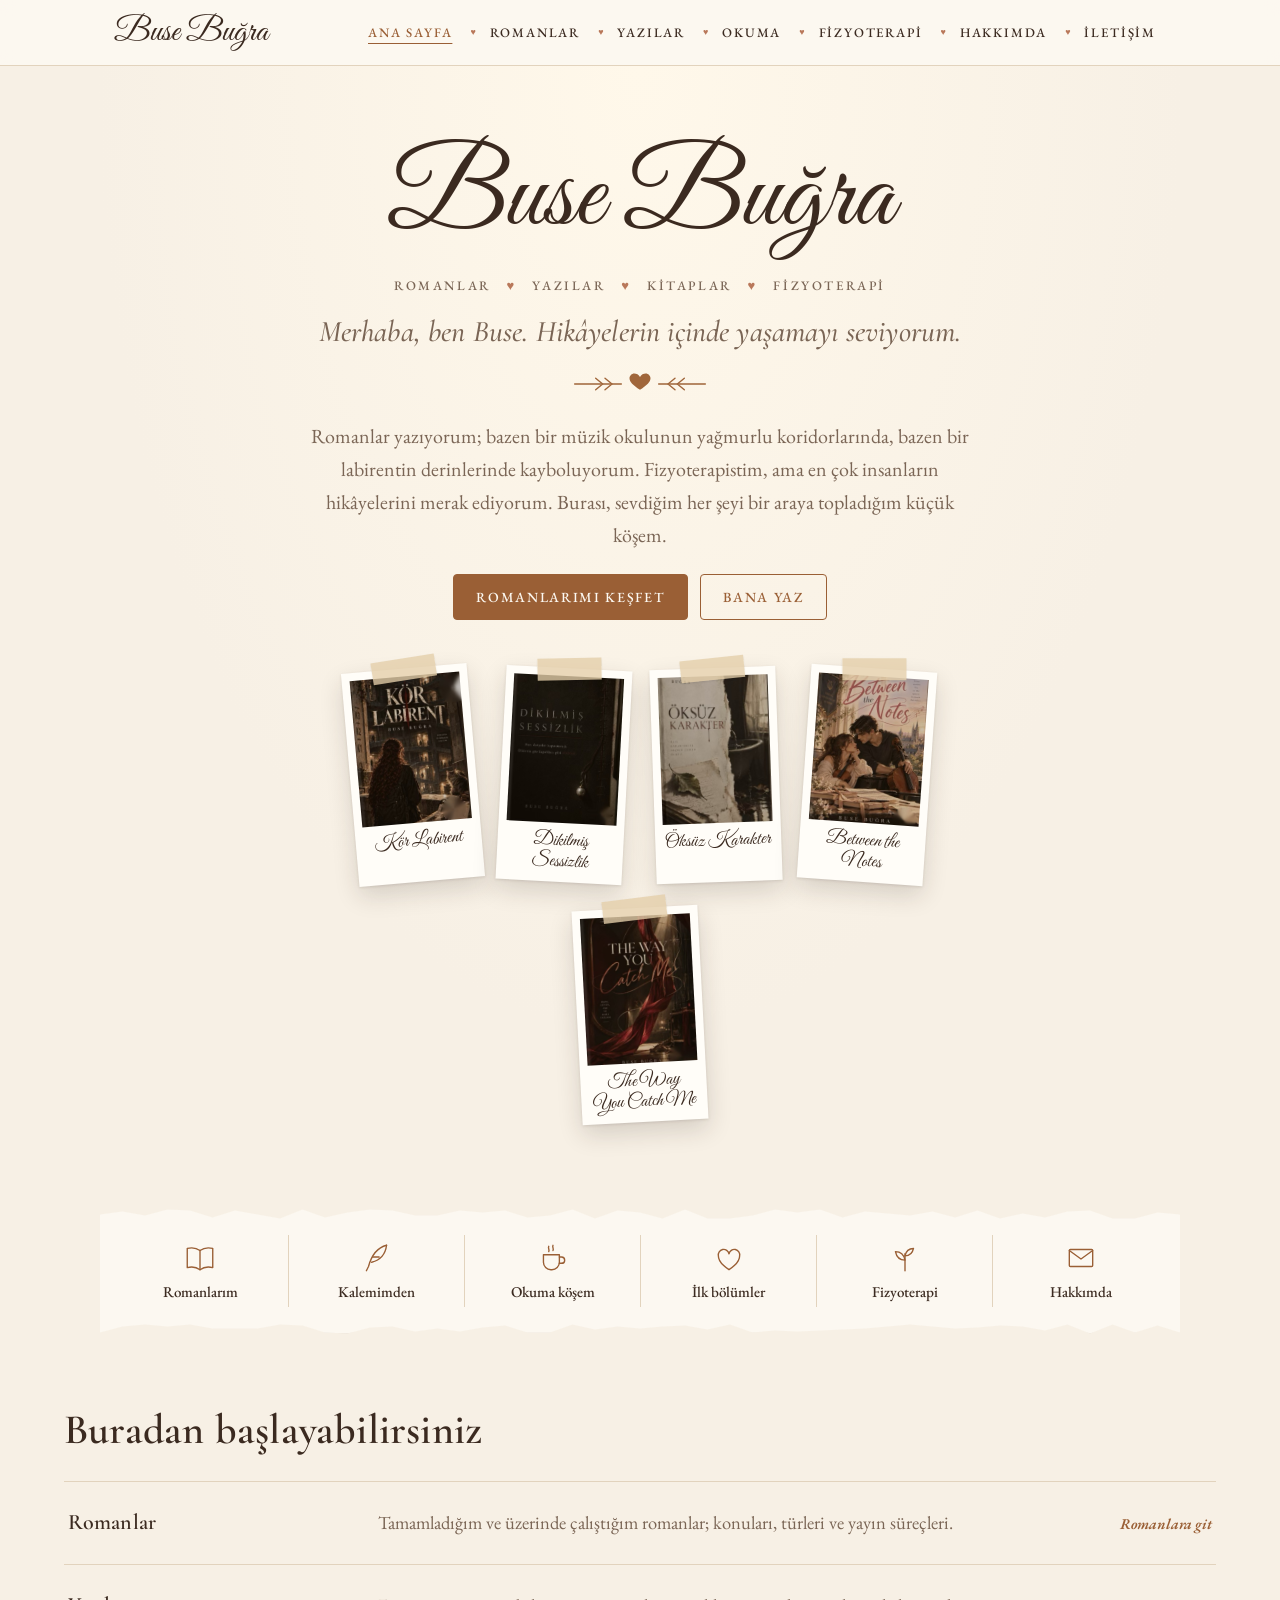
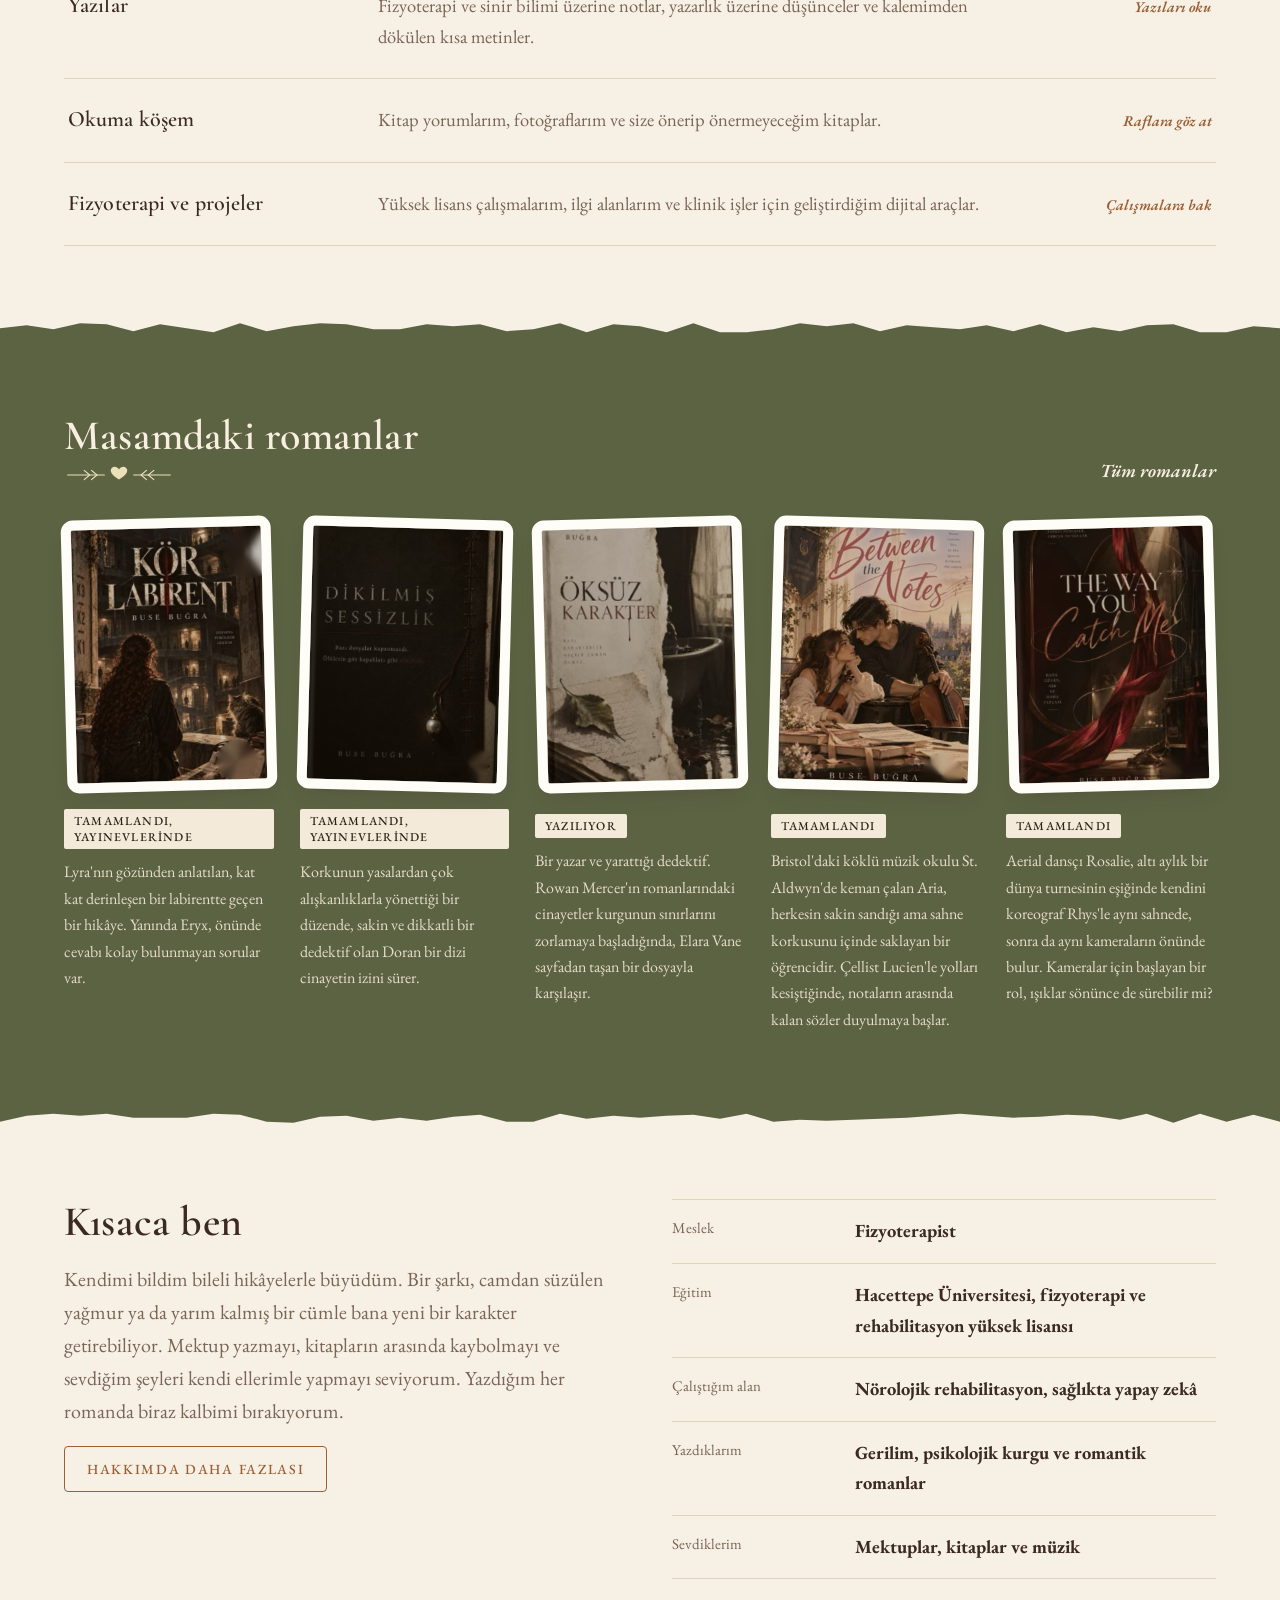
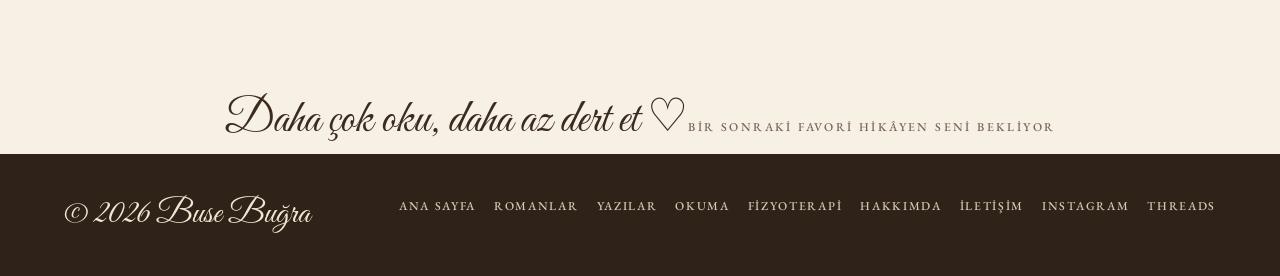
<file: index.html>
<!DOCTYPE html>
<html lang="tr">
<head>
<meta charset="utf-8">
<meta name="viewport" content="width=device-width, initial-scale=1">
<title>Buse Buğra — Yazar ve Fizyoterapist</title>
<!-- SEO -->
<meta name="description" content="Buse Buğra'nın kişisel sitesi: gerilim, psikolojik kurgu ve romantik romanları, şiirleri, kitap yorumları, şarkıları ve fizyoterapi çalışmaları.">
<link rel="canonical" href="https://buseebugra88-byte.github.io/">
<meta property="og:type" content="website">
<meta property="og:site_name" content="Buse Buğra">
<meta property="og:locale" content="tr_TR">
<meta property="og:title" content="Buse Buğra — Yazar ve Fizyoterapist">
<meta property="og:description" content="Buse Buğra'nın kişisel sitesi: gerilim, psikolojik kurgu ve romantik romanları, şiirleri, kitap yorumları, şarkıları ve fizyoterapi çalışmaları.">
<meta property="og:url" content="https://buseebugra88-byte.github.io/">
<meta property="og:image" content="https://buseebugra88-byte.github.io/paylasim.jpg">
<meta property="og:image:width" content="1200">
<meta property="og:image:height" content="630">
<meta name="twitter:card" content="summary_large_image">
<meta name="theme-color" content="#f7f0e5">
<script type="application/ld+json">{"@context": "https://schema.org", "@type": "Person", "name": "Buse Buğra", "url": "https://buseebugra88-byte.github.io/", "jobTitle": ["Yazar", "Fizyoterapist"], "alumniOf": {"@type": "CollegeOrUniversity", "name": "Hacettepe Üniversitesi"}, "sameAs": ["https://www.instagram.com/busebugra.author/", "https://www.threads.net/@busebugra.author", "https://www.youtube.com/@buseebugra"], "image": "https://buseebugra88-byte.github.io/paylasim.jpg"}</script>
<!-- /SEO -->
<link rel="icon" href="favicon.svg" type="image/svg+xml">
<link rel="stylesheet" href="style.css">
<script src="icerik.js"></script>
<script>document.documentElement.dataset.tema=(window.ICERIK&&ICERIK.tema)||"pudra"</script>
</head>
<body>

<header class="top">
  <div class="wrap">
    <a class="brand" href="index.html"><i></i>Buse Buğra</a>
    <nav class="nav" aria-label="Ana menü">
      <a href="index.html" aria-current="page">Ana Sayfa</a>
      <a href="romanlar.html">Romanlar</a>
      <a href="yazilar.html">Yazılar</a>
      <a href="okuma.html">Okuma</a>
      <a href="fizyoterapi.html">Fizyoterapi</a>
      <a href="hakkimda.html">Hakkımda</a>
      <a href="iletisim.html">İletişim</a>
    </nav>
  </div>
</header>

<main>
  <section class="band hero">
    <div class="wrap">
      <figure class="fan">
        <span class="sticker" aria-hidden="true">Okunmayı bekleyen 5 roman</span>
        <svg id="fan" viewBox="0 0 640 380" role="img" aria-label="Buse Buğra'nın beş romanının kapakları yelpaze gibi açılmış"></svg>
      </figure>
      <div class="text">
        <p class="hello-script k-only">Buse Buğra</p>
        <p class="caps-line k-only">Romanlar <span>&#9829;</span> Yazılar <span>&#9829;</span> Kitaplar <span>&#9829;</span> Fizyoterapi</p>
        <div class="sprig k-only" aria-hidden="true"></div>
        <h1>Merhaba, ben Buse. Hikâyelerin içinde yaşamayı seviyorum.</h1>
        <p class="lead">Romanlar yazıyorum; bazen bir müzik okulunun yağmurlu koridorlarında, bazen bir labirentin derinlerinde kayboluyorum. Fizyoterapistim, ama en çok insanların hikâyelerini merak ediyorum. Burası, sevdiğim her şeyi bir araya topladığım küçük köşem.</p>
        <div class="polas k-only" id="polas" style="order:7"></div>
        <div class="btns">
          <a class="btn solid" href="romanlar.html">Romanlarımı keşfet</a>
          <a class="btn ghost" href="iletisim.html">Bana yaz</a>
        </div>
      </div>
    </div>
  </section>

  <section class="k-only" style="padding:0 max(4vw,14px) 10px">
    <nav class="icons" aria-label="Bölümler">
      <a href="romanlar.html"><svg viewBox="0 0 32 32"><path d="M4 7c4-1 8-1 12 2 4-3 8-3 12-2v18c-4-1-8-1-12 2-4-3-8-3-12-2z"/><path d="M16 9v18"/></svg>Romanlarım</a>
      <a href="yazilar.html"><svg viewBox="0 0 32 32"><path d="M25 4c-8 2-14 9-17 20l-2 4"/><path d="M25 4c-1 8-6 14-14 16"/><path d="M12 15h6"/></svg>Kalemimden</a>
      <a href="okuma.html"><svg viewBox="0 0 32 32"><path d="M7 13h15v7a7 7 0 0 1-7 7h-1a7 7 0 0 1-7-7z"/><path d="M22 15h2a3 3 0 0 1 0 6h-2"/><path d="M12 5c-1 2 1 3 0 5M16 4c-1 2 1 3 0 5"/></svg>Okuma köşem</a>
      <a href="romanlar.html#kor-labirent"><svg viewBox="0 0 32 32"><path d="M16 27s-10-6-10-13a5 5 0 0 1 10-2 5 5 0 0 1 10 2c0 7-10 13-10 13z"/></svg>İlk bölümler</a>
      <a href="fizyoterapi.html"><svg viewBox="0 0 32 32"><path d="M16 28V12"/><path d="M16 18c-5 0-8-3-9-8 5 0 8 3 9 8zM16 14c4 0 7-2 8-7-4 0-7 2-8 7z"/></svg>Fizyoterapi</a>
      <a href="hakkimda.html"><svg viewBox="0 0 32 32"><rect x="5" y="8" width="22" height="16" rx="1"/><path d="M5 9l11 8 11-8"/></svg>Hakkımda</a>
    </nav>
  </section>
  <section class="band" style="padding-top:clamp(40px,5vw,64px)">
    <div class="wrap">
      <h2>Buradan başlayabilirsiniz</h2>
      <ul class="paths">
        <li><a href="romanlar.html"><h3>Romanlar</h3><p>Tamamladığım ve üzerinde çalıştığım romanlar; konuları, türleri ve yayın süreçleri.</p><span class="go">Romanlara git</span></a></li>
        <li><a href="yazilar.html"><h3>Yazılar</h3><p>Fizyoterapi ve sinir bilimi üzerine notlar, yazarlık üzerine düşünceler ve kalemimden dökülen kısa metinler.</p><span class="go">Yazıları oku</span></a></li>
        <li><a href="okuma.html"><h3>Okuma köşem</h3><p>Kitap yorumlarım, fotoğraflarım ve size önerip önermeyeceğim kitaplar.</p><span class="go">Raflara göz at</span></a></li>
        <li><a href="fizyoterapi.html"><h3>Fizyoterapi ve projeler</h3><p>Yüksek lisans çalışmalarım, ilgi alanlarım ve klinik işler için geliştirdiğim dijital araçlar.</p><span class="go">Çalışmalara bak</span></a></li>
      </ul>
    </div>
  </section>

  <section class="band mist olive">
    <div class="wrap">
      <div class="head">
        <h2>Masamdaki romanlar</h2>
        <a href="romanlar.html">Tüm romanlar</a>
      </div>
      <div class="books" id="books"></div>
    </div>
  </section>

  <section class="band hello">
    <div class="wrap">
      <div class="text">
        <h2>Kısaca ben</h2>
        <p class="lead">Kendimi bildim bileli hikâyelerle büyüdüm. Bir şarkı, camdan süzülen yağmur ya da yarım kalmış bir cümle bana yeni bir karakter getirebiliyor. Mektup yazmayı, kitapların arasında kaybolmayı ve sevdiğim şeyleri kendi ellerimle yapmayı seviyorum. Yazdığım her romanda biraz kalbimi bırakıyorum.</p>
        <div class="btns"><a class="btn ghost" href="hakkimda.html">Hakkımda daha fazlası</a></div>
      </div>
      <ul class="facts">
        <li><span>Meslek</span><b>Fizyoterapist</b></li>
        <li><span>Eğitim</span><b>Hacettepe Üniversitesi, fizyoterapi ve rehabilitasyon yüksek lisansı</b></li>
        <li><span>Çalıştığım alan</span><b>Nörolojik rehabilitasyon, sağlıkta yapay zekâ</b></li>
        <li><span>Yazdıklarım</span><b>Gerilim, psikolojik kurgu ve romantik romanlar</b></li>
        <li><span>Sevdiklerim</span><b>Mektuplar, kitaplar ve müzik</b></li>
      </ul>
    </div>
  </section>
  <div class="quote-strip k-only"><b>Daha çok oku, daha az dert et &#9825;</b><small>Bir sonraki favori hikâyen seni bekliyor</small></div>
</main>

<footer class="foot">
  <div class="wrap">
    <span>© 2026 Buse Buğra</span>
    <nav aria-label="Alt menü">
      <a href="index.html">Ana Sayfa</a>
      <a href="romanlar.html">Romanlar</a>
      <a href="yazilar.html">Yazılar</a>
      <a href="okuma.html">Okuma</a>
      <a href="fizyoterapi.html">Fizyoterapi</a>
      <a href="hakkimda.html">Hakkımda</a>
      <a href="iletisim.html">İletişim</a>
    </nav>
  </div>
</footer>

<script src="site.js"></script>
<script>
{
  const esc = s => String(s).replace(/[&<>"']/g, c => ({'&':'&amp;','<':'&lt;','>':'&gt;','"':'&quot;',"'":'&#39;'}[c]));

  const kitaplar = (window.ICERIK && ICERIK.romanlar) || [];
  const cs = getComputedStyle(document.documentElement);
  const zemin = {indigo:'--b1', gece:'--b3', gul:'--b2', lila:'--b4', pudra:'--b5'};

  // Kapak yelpazesi
  const satir = ad => { const out = []; let l = '';
    ad.split(' ').forEach(k => { if ((l + ' ' + k).trim().length > 10 && l) { out.push(l); l = k; } else l = (l + ' ' + k).trim(); });
    if (l) out.push(l); return out; };
  const W = 150, H = 214, cx = 320, top = 34, py = top + H + 320, n = kitaplar.length;
  const kat = (y, a, c, o) => `<path d="M0 ${y} ${Array.from({length: 8}, (_, i) => `Q ${i * 80 + 20} ${y - a * (i % 2 ? 1 : -1)} ${i * 80 + 40} ${y} T ${i * 80 + 80} ${y}`).join(' ')} L 640 400 L 0 400 Z" fill="${c}" style="filter:drop-shadow(0 -3px 2px rgba(58,31,36,${o}))"/>`;
  let fan = document.documentElement.dataset.tema === 'retro'
    ? `<defs><clipPath id="kart"><rect x="2" y="60" width="636" height="316" rx="30"/></clipPath></defs>
       <rect x="8" y="66" width="636" height="316" rx="30" fill="#3a1f24"/>
       <g clip-path="url(#kart)"><rect x="0" y="0" width="640" height="400" fill="#fbe6e3"/>
       <circle cx="500" cy="150" r="58" fill="#f7e2a2"/>` + kat(200, 16, '#d6cff2', .10) + kat(250, 14, '#f6d0d0', .12) + kat(300, 18, '#e46f7e', .14) + kat(345, 12, '#b8323f', .16) +
      `</g><rect x="2" y="60" width="636" height="316" rx="30" fill="none" stroke="#3a1f24" stroke-width="3"/>`
    : '';
  kitaplar.forEach((r, i) => {
    const aci = (i - (n - 1) / 2) * 12;
    const renk = cs.getPropertyValue(zemin[r.renk] || '--b1').trim();
    const yazi = r.renk === 'pudra' ? '#4a1f2e' : '#ffffff';
    const x = cx - W / 2, y = top;
    const ls = satir(r.ad);
    const lines = ls.map((t, j) => `<tspan x="${x + 18}" dy="${j ? 23 : 0}">${esc(t)}</tspan>`).join('');
    fan += `<g class="cv" style="transform-origin:${cx}px ${py}px;transform:rotate(${aci}deg);animation-delay:${i * 80}ms">
      <clipPath id="k${i}"><rect x="${x}" y="${y}" width="${W}" height="${H}" rx="8"/></clipPath>
      <rect x="${x + 5}" y="${y + 7}" width="${W}" height="${H}" rx="8" fill="#1c2030" opacity=".12"/>
      <g clip-path="url(#k${i})">
        <rect x="${x}" y="${y}" width="${W}" height="${H}" fill="${renk}"/>
        ${r.kapak ? `<image href="${esc(r.kapak)}" x="${x}" y="${y}" width="${W}" height="${H}" preserveAspectRatio="xMidYMid slice"/>` : ''}
        <rect x="${x}" y="${y}" width="9" height="${H}" fill="#000" opacity=".14"/>
        <circle cx="${x + W}" cy="${y + H}" r="80" fill="none" stroke="${yazi}" stroke-opacity=".22" stroke-width="1.5"/>
      </g>
      ${r.kapak ? '' : `<text y="${y + 38}" fill="${yazi}" font-family="Literata, Georgia, serif" font-size="19" font-weight="600">${lines}</text>`}
    </g>`;
  });
  const svg = document.getElementById('fan');
  svg.style.color = 'var(--ink)';
  svg.innerHTML = fan;

  // Polaroidler
  const pl = document.getElementById('polas');
  if (pl) pl.innerHTML = kitaplar.filter(r => r.kapak).map((r, i) => `<a class="pola" style="--r:${[-5, 3, -2, 4, -3][i % 5]}deg" href="romanlar.html#${SITE.slug(r.ad)}"><figure style="margin:0"><img src="${esc(r.kapak)}" alt="${esc(r.ad)} kapağı"><figcaption>${esc(r.ad)}</figcaption></figure></a>`).join('');

  // Roman kartları
  document.getElementById('books').innerHTML = kitaplar.map(r => `
    <article class="book">
      <a href="romanlar.html#${SITE.slug(r.ad)}" aria-label="${esc(r.ad)}">${SITE.kapak(r)}</a>
      <div><span class="tag">${esc(r.durum)}</span><p>${esc(r.tanitim)}</p></div>
    </article>`).join('');
}
</script>
</body>
</html>
</file>
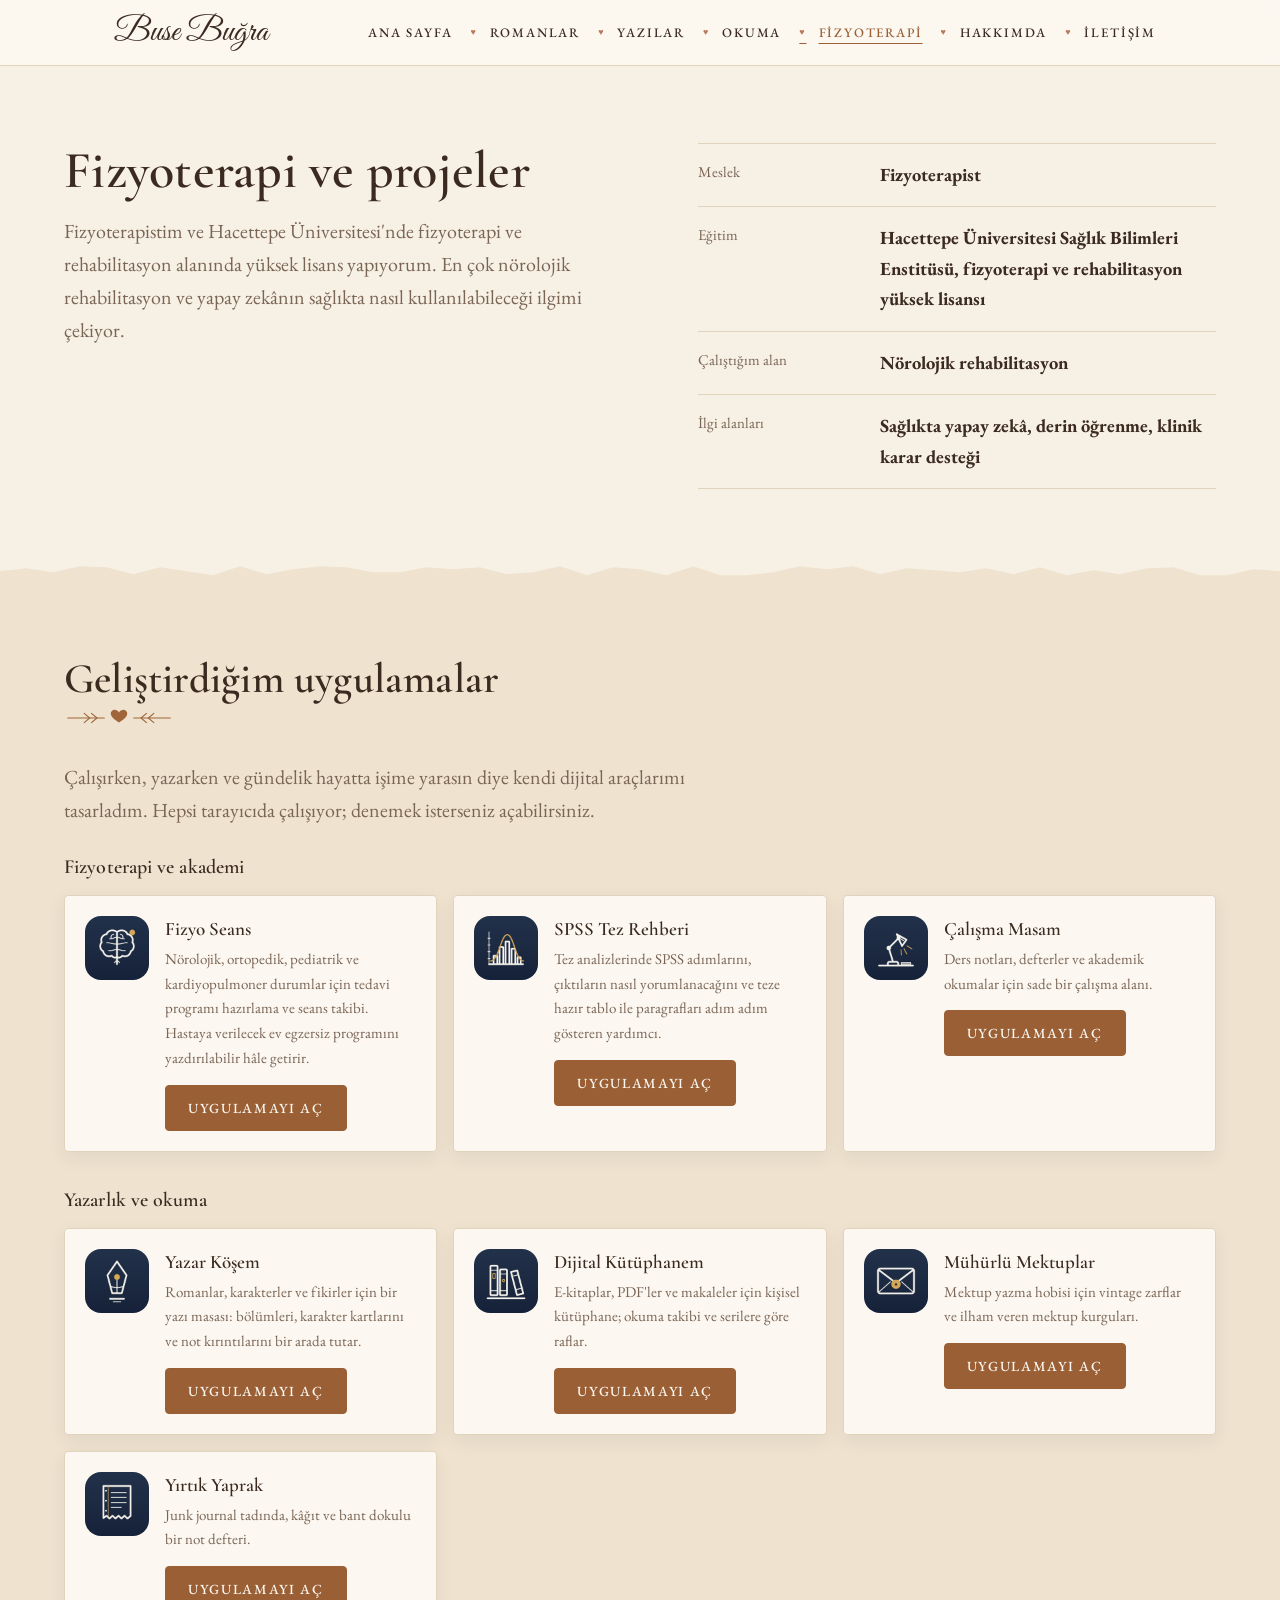
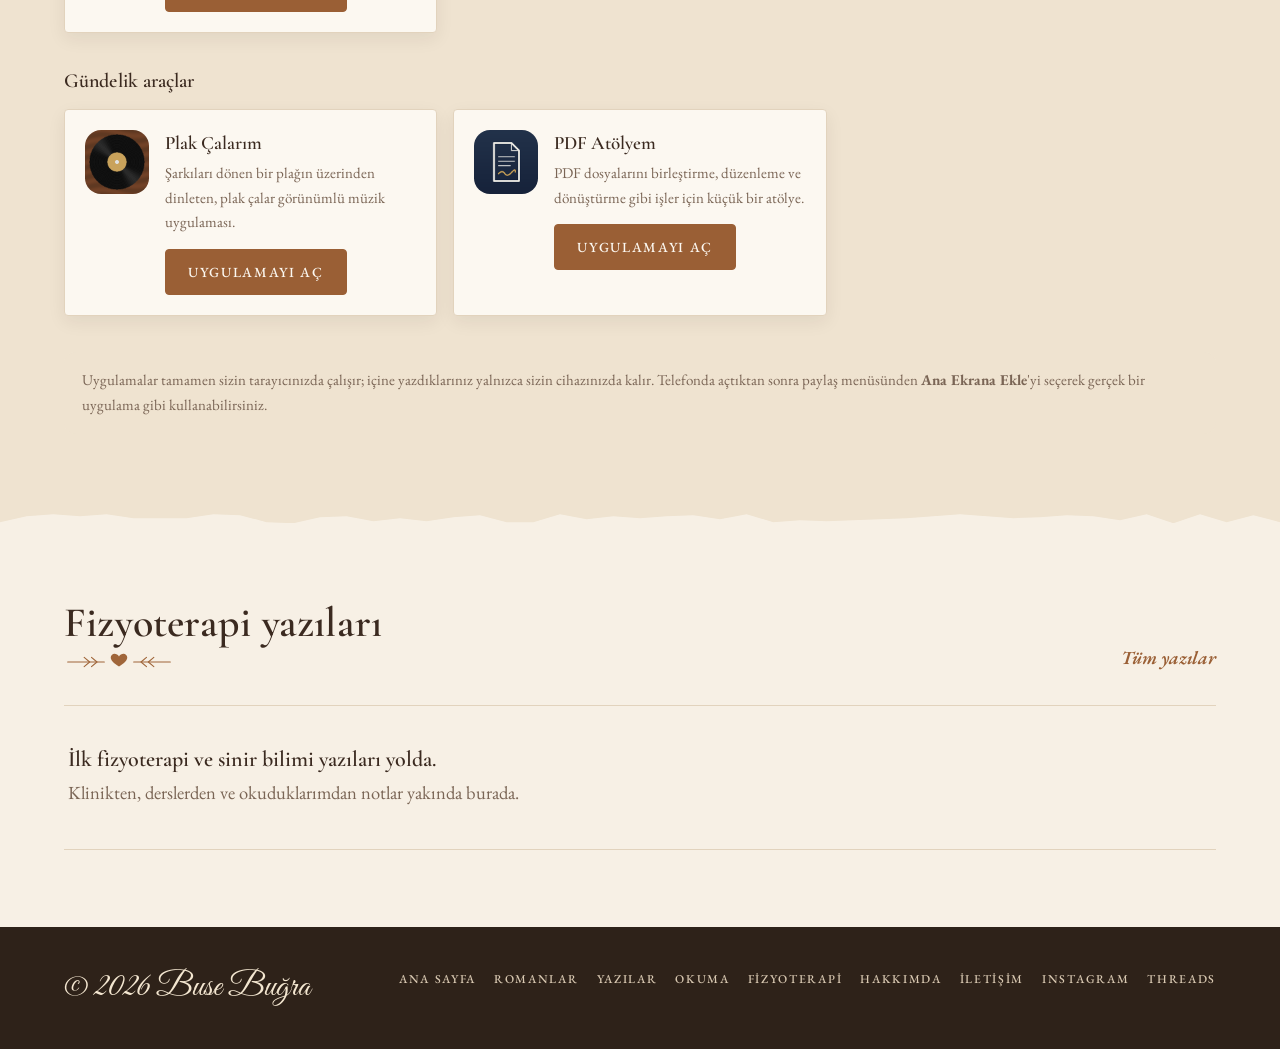
<file: fizyoterapi.html>
<!DOCTYPE html>
<html lang="tr">
<head>
<meta charset="utf-8">
<meta name="viewport" content="width=device-width, initial-scale=1">
<title>Fizyoterapi ve projeler — Buse Buğra</title>
<!-- SEO -->
<meta name="description" content="Fizyoterapist Buse Buğra'nın nörolojik rehabilitasyon ilgisi ve geliştirdiği dijital araçlar.">
<link rel="canonical" href="https://buseebugra88-byte.github.io/fizyoterapi.html">
<meta property="og:type" content="website">
<meta property="og:site_name" content="Buse Buğra">
<meta property="og:locale" content="tr_TR">
<meta property="og:title" content="Fizyoterapi ve projeler — Buse Buğra">
<meta property="og:description" content="Fizyoterapist Buse Buğra'nın nörolojik rehabilitasyon ilgisi ve geliştirdiği dijital araçlar.">
<meta property="og:url" content="https://buseebugra88-byte.github.io/fizyoterapi.html">
<meta property="og:image" content="https://buseebugra88-byte.github.io/paylasim.jpg">
<meta property="og:image:width" content="1200">
<meta property="og:image:height" content="630">
<meta name="twitter:card" content="summary_large_image">
<meta name="theme-color" content="#f7f0e5">
<!-- /SEO -->
<link rel="icon" href="favicon.svg" type="image/svg+xml">
<link rel="stylesheet" href="style.css">
<script src="icerik.js"></script>
<script>document.documentElement.dataset.tema=(window.ICERIK&&ICERIK.tema)||"pudra"</script>
</head>
<body>

<header class="top">
  <div class="wrap">
    <a class="brand" href="index.html"><i></i>Buse Buğra</a>
    <nav class="nav" aria-label="Ana menü">
      <a href="index.html">Ana Sayfa</a>
      <a href="romanlar.html">Romanlar</a>
      <a href="yazilar.html">Yazılar</a>
      <a href="okuma.html">Okuma</a>
      <a href="fizyoterapi.html" aria-current="page">Fizyoterapi</a>
      <a href="hakkimda.html">Hakkımda</a>
      <a href="iletisim.html">İletişim</a>
    </nav>
  </div>
</header>

<main>
  <section class="band">
    <div class="wrap physio">
      <div class="intro">
        <h1>Fizyoterapi ve projeler</h1>
        <p class="lead">Fizyoterapistim ve Hacettepe Üniversitesi'nde fizyoterapi ve rehabilitasyon alanında yüksek lisans yapıyorum. En çok nörolojik rehabilitasyon ve yapay zekânın sağlıkta nasıl kullanılabileceği ilgimi çekiyor.</p>
      </div>
      <ul class="facts">
        <li><span>Meslek</span><b>Fizyoterapist</b></li>
        <li><span>Eğitim</span><b>Hacettepe Üniversitesi Sağlık Bilimleri Enstitüsü, fizyoterapi ve rehabilitasyon yüksek lisansı</b></li>
        <li><span>Çalıştığım alan</span><b>Nörolojik rehabilitasyon</b></li>
        <li><span>İlgi alanları</span><b>Sağlıkta yapay zekâ, derin öğrenme, klinik karar desteği</b></li>
      </ul>
    </div>
  </section>
  <section class="band mist">
    <div class="wrap">
      <div class="head"><h2>Geliştirdiğim uygulamalar</h2></div>
      <p class="lead" style="margin-bottom:28px">Çalışırken, yazarken ve gündelik hayatta işime yarasın diye kendi dijital araçlarımı tasarladım. Hepsi tarayıcıda çalışıyor; denemek isterseniz açabilirsiniz.</p>
      <div id="apps"></div>
      <p class="note" style="margin-top:32px">Uygulamalar tamamen sizin tarayıcınızda çalışır; içine yazdıklarınız yalnızca sizin cihazınızda kalır. Telefonda açtıktan sonra paylaş menüsünden <b>Ana Ekrana Ekle</b>'yi seçerek gerçek bir uygulama gibi kullanabilirsiniz.</p>
    </div>
  </section>
  <section class="band">
    <div class="wrap">
      <div class="head"><h2>Fizyoterapi yazıları</h2><a href="yazilar.html">Tüm yazılar</a></div>
      <ol class="posts" id="fz"></ol>
    </div>
  </section>
</main>


<footer class="foot">
  <div class="wrap">
    <span>© 2026 Buse Buğra</span>
    <nav aria-label="Alt menü">
      <a href="index.html">Ana Sayfa</a>
      <a href="romanlar.html">Romanlar</a>
      <a href="yazilar.html">Yazılar</a>
      <a href="okuma.html">Okuma</a>
      <a href="fizyoterapi.html">Fizyoterapi</a>
      <a href="hakkimda.html">Hakkımda</a>
      <a href="iletisim.html">İletişim</a>
    </nav>
  </div>
</footer>

<script src="site.js"></script>
<script src="yazilar.js"></script>
<script>
{
  const e = SITE.esc, apps = ((window.ICERIK && ICERIK.uygulamalar) || []).filter(a => !a.gizli);
  const gruplar = [...new Set(apps.map(a => a.grup))];
  document.getElementById('apps').innerHTML = gruplar.map(g => `
    <h3 class="grp">${e(g)}</h3>
    <div class="apps">${apps.filter(a => a.grup === g).map(a => `
      <article class="app">
        ${a.ikon ? `<img src="${e(a.ikon)}" alt="" width="64" height="64" loading="lazy">` : '<span class="ph"></span>'}
        <div><h4>${e(a.ad)}</h4><p>${e(a.aciklama)}</p>
        <a class="btn solid sm" href="${e(a.adres)}" target="_blank" rel="noopener">Uygulamayı aç</a></div>
      </article>`).join('')}</div>`).join('');
  const fz = (window.YAZILAR || []).filter(y => y.kategori === 'Fizyoterapi ve sinir bilimi');
  document.getElementById('fz').innerHTML = fz.length ? fz.slice(0, 4).map(y => `<li><a class="post" href="yazi.html#${SITE.slug(y.baslik)}"><span class="when">${e(y.tarih)}</span><span class="what"><b>${e(y.baslik)}</b></span><span class="go">Oku</span></a></li>`).join('')
    : '<li class="empty"><b>İlk fizyoterapi ve sinir bilimi yazıları yolda.</b><span>Klinikten, derslerden ve okuduklarımdan notlar yakında burada.</span></li>';
}
</script>
</body>
</html>
</file>
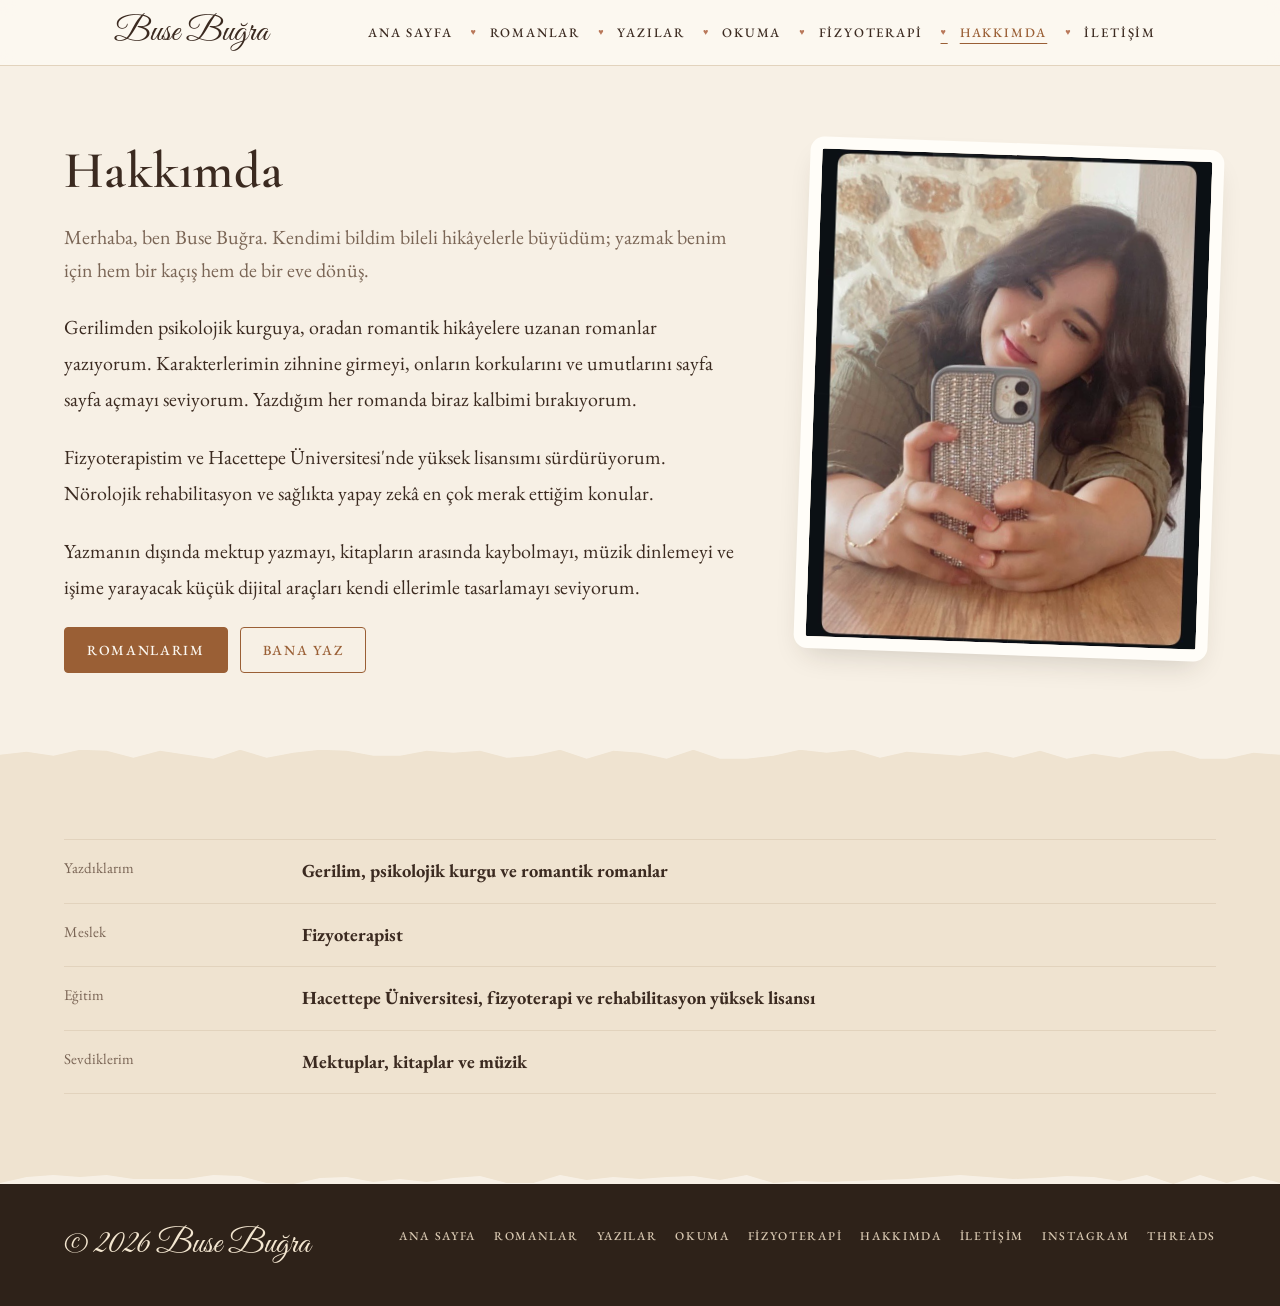
<file: hakkimda.html>
<!DOCTYPE html>
<html lang="tr">
<head>
<meta charset="utf-8">
<meta name="viewport" content="width=device-width, initial-scale=1">
<title>Hakkımda — Buse Buğra</title>
<!-- SEO -->
<meta name="description" content="Yazar ve fizyoterapist Buse Buğra hakkında; şarkıları ve kendi sözleriyle hikâyesi.">
<link rel="canonical" href="https://buseebugra88-byte.github.io/hakkimda.html">
<meta property="og:type" content="website">
<meta property="og:site_name" content="Buse Buğra">
<meta property="og:locale" content="tr_TR">
<meta property="og:title" content="Hakkımda — Buse Buğra">
<meta property="og:description" content="Yazar ve fizyoterapist Buse Buğra hakkında; şarkıları ve kendi sözleriyle hikâyesi.">
<meta property="og:url" content="https://buseebugra88-byte.github.io/hakkimda.html">
<meta property="og:image" content="https://buseebugra88-byte.github.io/paylasim.jpg">
<meta property="og:image:width" content="1200">
<meta property="og:image:height" content="630">
<meta name="twitter:card" content="summary_large_image">
<meta name="theme-color" content="#f7f0e5">
<!-- /SEO -->
<link rel="icon" href="favicon.svg" type="image/svg+xml">
<link rel="stylesheet" href="style.css">
<script src="icerik.js"></script>
<script>document.documentElement.dataset.tema=(window.ICERIK&&ICERIK.tema)||"pudra"</script>
</head>
<body>

<header class="top">
  <div class="wrap">
    <a class="brand" href="index.html"><i></i>Buse Buğra</a>
    <nav class="nav" aria-label="Ana menü">
      <a href="index.html">Ana Sayfa</a>
      <a href="romanlar.html">Romanlar</a>
      <a href="yazilar.html">Yazılar</a>
      <a href="okuma.html">Okuma</a>
      <a href="fizyoterapi.html">Fizyoterapi</a>
      <a href="hakkimda.html" aria-current="page">Hakkımda</a>
      <a href="iletisim.html">İletişim</a>
    </nav>
  </div>
</header>

<main>
  <section class="band">
    <div class="wrap about">
      <div class="text">
        <h1>Hakkımda</h1>
        <p class="lead">Merhaba, ben Buse Buğra. Kendimi bildim bileli hikâyelerle büyüdüm; yazmak benim için hem bir kaçış hem de bir eve dönüş.</p>
        <div class="prose">
          <p>Gerilimden psikolojik kurguya, oradan romantik hikâyelere uzanan romanlar yazıyorum. Karakterlerimin zihnine girmeyi, onların korkularını ve umutlarını sayfa sayfa açmayı seviyorum. Yazdığım her romanda biraz kalbimi bırakıyorum.</p>
          <p>Fizyoterapistim ve Hacettepe Üniversitesi'nde yüksek lisansımı sürdürüyorum. Nörolojik rehabilitasyon ve sağlıkta yapay zekâ en çok merak ettiğim konular.</p>
          <p>Yazmanın dışında mektup yazmayı, kitapların arasında kaybolmayı, müzik dinlemeyi ve işime yarayacak küçük dijital araçları kendi ellerimle tasarlamayı seviyorum.</p>
        </div>
        <div class="btns"><a class="btn solid" href="romanlar.html">Romanlarım</a><a class="btn ghost" href="iletisim.html">Bana yaz</a></div>
      </div>
      <figure class="portrait" id="foto"></figure>
    </div>
  </section>
  <section class="band" id="muzik" hidden>
    <div class="wrap">
      <div class="head"><h2>Şarkılarım</h2><a id="ytk" href="#" target="_blank" rel="noopener">YouTube kanalım</a></div>
      <p class="lead" style="margin-bottom:28px">Kelimelerim bazen bir melodiye dönüşüyor. Yazdığım sözlerden doğan şarkılar burada.</p>
      <div class="songs-grid" id="sarkilar"></div>
    </div>
  </section>
  <section class="band mist">
    <div class="wrap">
      <ul class="facts wide">
        <li><span>Yazdıklarım</span><b>Gerilim, psikolojik kurgu ve romantik romanlar</b></li>
        <li><span>Meslek</span><b>Fizyoterapist</b></li>
        <li><span>Eğitim</span><b>Hacettepe Üniversitesi, fizyoterapi ve rehabilitasyon yüksek lisansı</b></li>
        <li><span>Sevdiklerim</span><b>Mektuplar, kitaplar ve müzik</b></li>
      </ul>
    </div>
  </section>
</main>


<footer class="foot">
  <div class="wrap">
    <span>© 2026 Buse Buğra</span>
    <nav aria-label="Alt menü">
      <a href="index.html">Ana Sayfa</a>
      <a href="romanlar.html">Romanlar</a>
      <a href="yazilar.html">Yazılar</a>
      <a href="okuma.html">Okuma</a>
      <a href="fizyoterapi.html">Fizyoterapi</a>
      <a href="hakkimda.html">Hakkımda</a>
      <a href="iletisim.html">İletişim</a>
    </nav>
  </div>
</footer>

<script src="site.js"></script>
<script>
{
  const I = window.ICERIK || {}, e = SITE.esc;
  const S = (I.sarkilarim || []).filter(s => SITE.ytId(s.link));
  if (S.length || I.youtube) {
    document.getElementById('muzik').hidden = false;
    const yk = document.getElementById('ytk'); if (I.youtube) yk.href = I.youtube; else yk.remove();
    document.getElementById('sarkilar').innerHTML = S.map(s => { const id = SITE.ytId(s.link); return `<figure class="song">
      <button type="button" class="play" data-id="${e(id)}" aria-label="${e(s.ad)} şarkısını oynat"><img src="https://i.ytimg.com/vi/${e(id)}/hqdefault.jpg" alt="" loading="lazy"><span></span></button>
      <figcaption><b>${e(s.ad)}</b>${s.not ? `<small>${e(s.not)}</small>` : ''}</figcaption></figure>`; }).join('');
    document.getElementById('sarkilar').addEventListener('click', ev => {
      const b = ev.target.closest('.play'); if (!b) return;
      b.outerHTML = `<div class="yt"><iframe src="https://www.youtube-nocookie.com/embed/${b.dataset.id}?autoplay=1&rel=0" title="Şarkı" allow="autoplay; encrypted-media; picture-in-picture" allowfullscreen></iframe></div>`;
    });
  }
  const f = I.fotograf, el = document.getElementById('foto');
  el.innerHTML = f ? `<img src="${SITE.esc(f)}" alt="Buse Buğra">` : '<div class="mono" aria-hidden="true">B</div>';
}
</script>
</body>
</html>
</file>
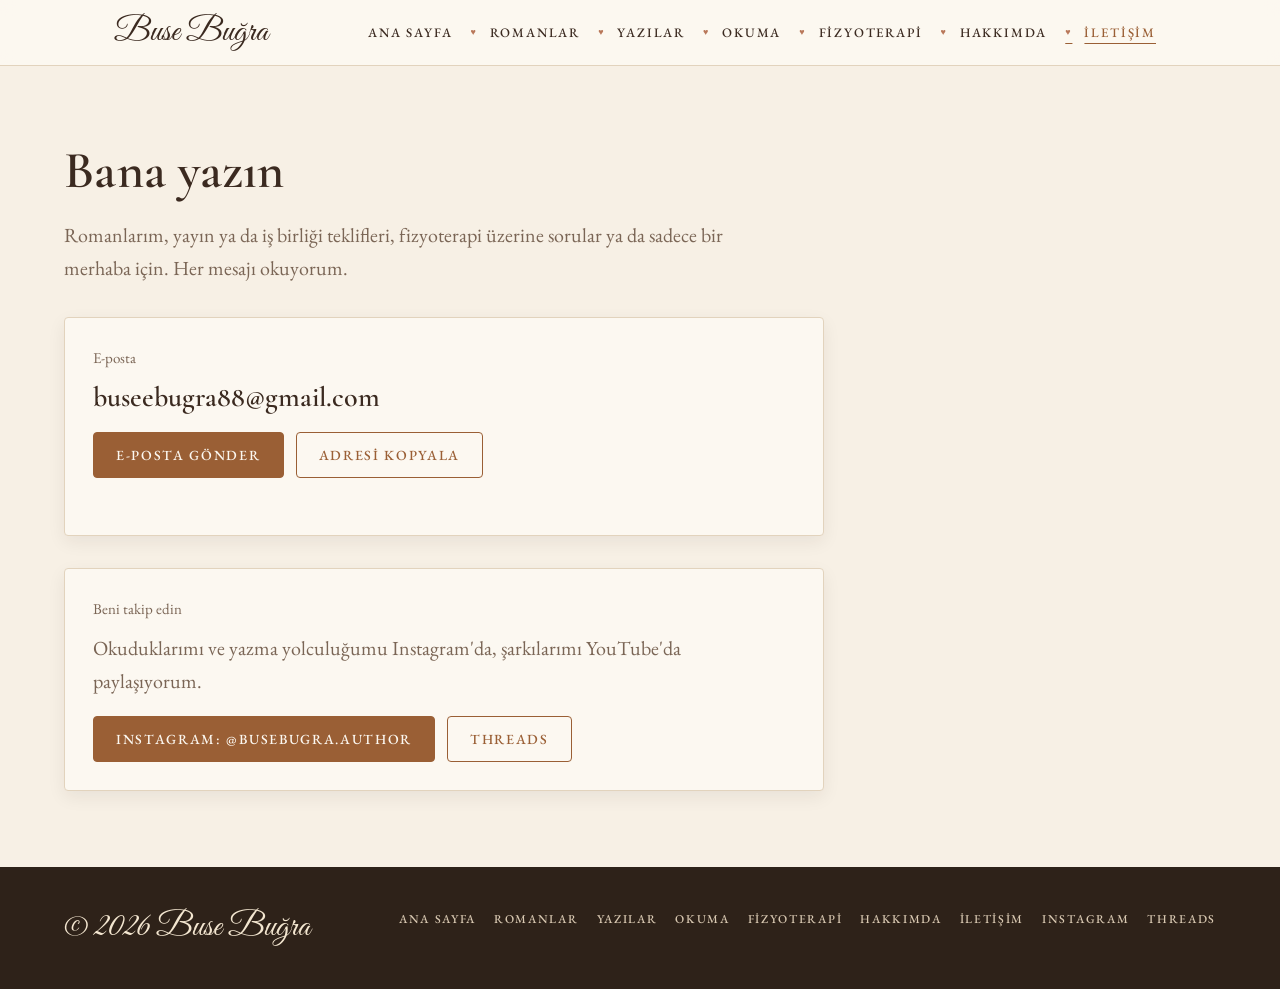
<file: iletisim.html>
<!DOCTYPE html>
<html lang="tr">
<head>
<meta charset="utf-8">
<meta name="viewport" content="width=device-width, initial-scale=1">
<title>İletişim — Buse Buğra</title>
<!-- SEO -->
<meta name="description" content="Yayın, iş birliği ya da sadece merhaba demek için Buse Buğra'ya ulaşın.">
<link rel="canonical" href="https://buseebugra88-byte.github.io/iletisim.html">
<meta property="og:type" content="website">
<meta property="og:site_name" content="Buse Buğra">
<meta property="og:locale" content="tr_TR">
<meta property="og:title" content="İletişim — Buse Buğra">
<meta property="og:description" content="Yayın, iş birliği ya da sadece merhaba demek için Buse Buğra'ya ulaşın.">
<meta property="og:url" content="https://buseebugra88-byte.github.io/iletisim.html">
<meta property="og:image" content="https://buseebugra88-byte.github.io/paylasim.jpg">
<meta property="og:image:width" content="1200">
<meta property="og:image:height" content="630">
<meta name="twitter:card" content="summary_large_image">
<meta name="theme-color" content="#f7f0e5">
<!-- /SEO -->
<link rel="icon" href="favicon.svg" type="image/svg+xml">
<link rel="stylesheet" href="style.css">
<script src="icerik.js"></script>
<script>document.documentElement.dataset.tema=(window.ICERIK&&ICERIK.tema)||"pudra"</script>
</head>
<body>

<header class="top">
  <div class="wrap">
    <a class="brand" href="index.html"><i></i>Buse Buğra</a>
    <nav class="nav" aria-label="Ana menü">
      <a href="index.html">Ana Sayfa</a>
      <a href="romanlar.html">Romanlar</a>
      <a href="yazilar.html">Yazılar</a>
      <a href="okuma.html">Okuma</a>
      <a href="fizyoterapi.html">Fizyoterapi</a>
      <a href="hakkimda.html">Hakkımda</a>
      <a href="iletisim.html" aria-current="page">İletişim</a>
    </nav>
  </div>
</header>

<main>
  <section class="band contact">
    <div class="wrap">
      <h1>Bana yazın</h1>
      <p class="lead">Romanlarım, yayın ya da iş birliği teklifleri, fizyoterapi üzerine sorular ya da sadece bir merhaba için. Her mesajı okuyorum.</p>
      <div class="mail">
        <span>E-posta</span>
        <b id="adres"></b>
        <div class="btns"><a class="btn solid" id="yaz" href="#">E-posta gönder</a><button class="btn ghost" id="kopya" type="button">Adresi kopyala</button></div>
        <small id="durum" role="status"></small>
      </div>
      <div class="mail" id="sosyal" hidden>
        <span>Beni takip edin</span>
        <p class="lead" style="margin:0">Okuduklarımı ve yazma yolculuğumu Instagram'da, şarkılarımı YouTube'da paylaşıyorum.</p>
        <div class="btns" id="sosyal-btn"></div>
      </div>
    </div>
  </section>
</main>


<footer class="foot">
  <div class="wrap">
    <span>© 2026 Buse Buğra</span>
    <nav aria-label="Alt menü">
      <a href="index.html">Ana Sayfa</a>
      <a href="romanlar.html">Romanlar</a>
      <a href="yazilar.html">Yazılar</a>
      <a href="okuma.html">Okuma</a>
      <a href="fizyoterapi.html">Fizyoterapi</a>
      <a href="hakkimda.html">Hakkımda</a>
      <a href="iletisim.html">İletişim</a>
    </nav>
  </div>
</footer>

<script src="site.js"></script>
<script>
{
  const a = (window.ICERIK && ICERIK.eposta) || '';
  const I = window.ICERIK || {}, sb = document.getElementById('sosyal-btn');
  if (I.instagram) sb.insertAdjacentHTML('beforeend', `<a class="btn solid" href="https://www.instagram.com/${encodeURIComponent(I.instagram)}/" target="_blank" rel="noopener">Instagram: @${SITE.esc(I.instagram)}</a>`);
  if (I.youtube) sb.insertAdjacentHTML('beforeend', `<a class="btn ghost" href="${SITE.esc(I.youtube)}" target="_blank" rel="noopener">YouTube</a>`);
  if (I.threads) sb.insertAdjacentHTML('beforeend', `<a class="btn ghost" href="https://www.threads.net/@${encodeURIComponent(I.threads)}" target="_blank" rel="noopener">Threads</a>`);
  if (sb.children.length) document.getElementById('sosyal').hidden = false;
  document.getElementById('adres').textContent = a || 'Yakında';
  document.getElementById('yaz').href = 'mailto:' + a;
  document.getElementById('kopya').addEventListener('click', async () => {
    const d = document.getElementById('durum');
    try { await navigator.clipboard.writeText(a); d.textContent = 'Adres kopyalandı.'; } catch { d.textContent = 'Kopyalanamadı; adresi seçip kopyalayabilirsiniz.'; }
  });
}
</script>
</body>
</html>
</file>
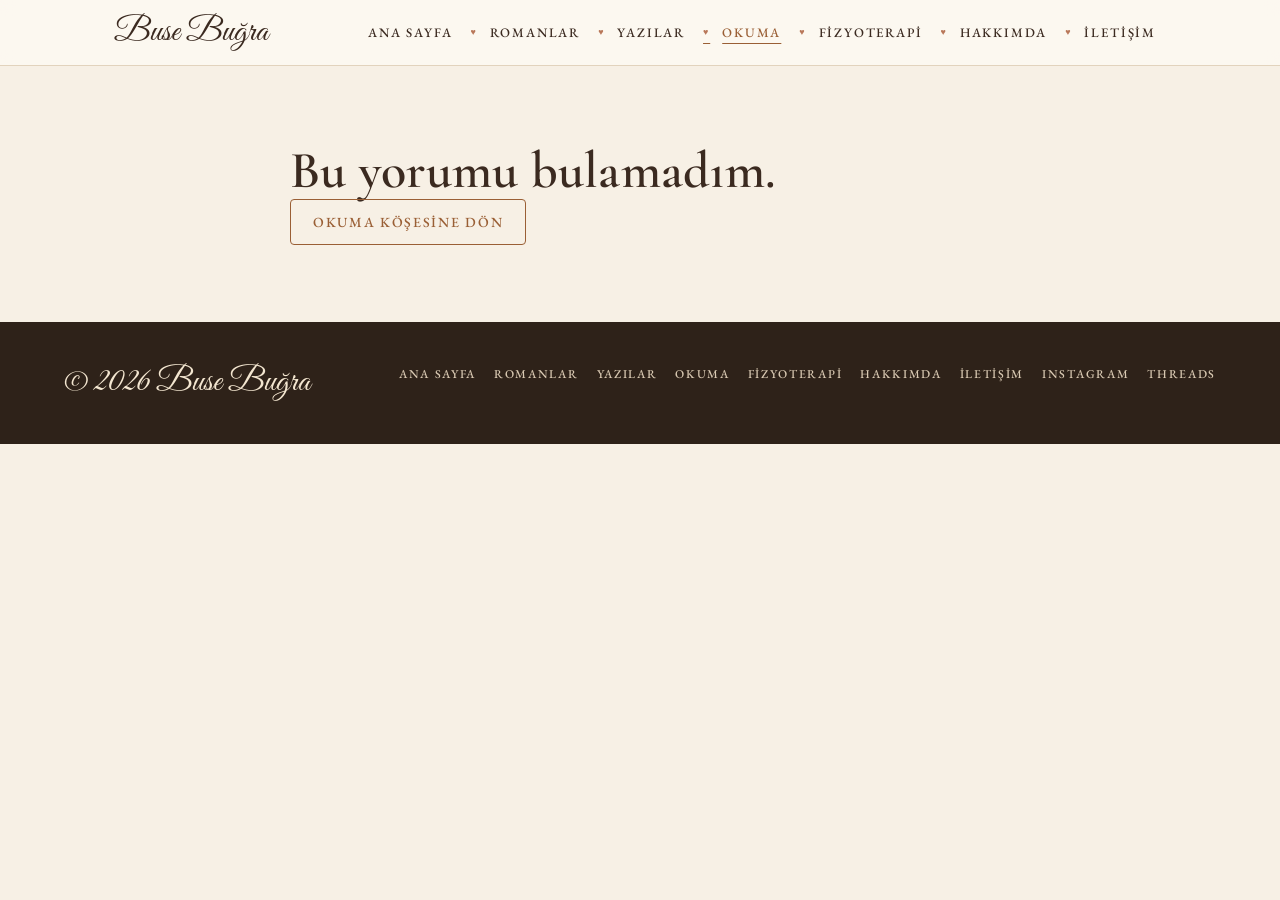
<file: kitap.html>
<!DOCTYPE html>
<html lang="tr">
<head>
<meta charset="utf-8">
<meta name="viewport" content="width=device-width, initial-scale=1">
<title>Kitap yorumu — Buse Buğra</title>
<!-- SEO -->
<meta name="description" content="Buse Buğra'nın kitap yorumu.">
<link rel="canonical" href="https://buseebugra88-byte.github.io/kitap.html">
<meta property="og:type" content="website">
<meta property="og:site_name" content="Buse Buğra">
<meta property="og:locale" content="tr_TR">
<meta property="og:title" content="Kitap yorumu — Buse Buğra">
<meta property="og:description" content="Buse Buğra'nın kitap yorumu.">
<meta property="og:url" content="https://buseebugra88-byte.github.io/kitap.html">
<meta property="og:image" content="https://buseebugra88-byte.github.io/paylasim.jpg">
<meta property="og:image:width" content="1200">
<meta property="og:image:height" content="630">
<meta name="twitter:card" content="summary_large_image">
<meta name="theme-color" content="#f7f0e5">
<!-- /SEO -->
<link rel="icon" href="favicon.svg" type="image/svg+xml">
<link rel="stylesheet" href="style.css">
<script src="icerik.js"></script>
<script>document.documentElement.dataset.tema=(window.ICERIK&&ICERIK.tema)||"pudra"</script>
</head>
<body>

<header class="top">
  <div class="wrap">
    <a class="brand" href="index.html"><i></i>Buse Buğra</a>
    <nav class="nav" aria-label="Ana menü">
      <a href="index.html">Ana Sayfa</a>
      <a href="romanlar.html">Romanlar</a>
      <a href="yazilar.html">Yazılar</a>
      <a href="okuma.html" aria-current="page">Okuma</a>
      <a href="fizyoterapi.html">Fizyoterapi</a>
      <a href="hakkimda.html">Hakkımda</a>
      <a href="iletisim.html">İletişim</a>
    </nav>
  </div>
</header>

<main>
  <article class="band read" id="yorum"></article>
</main>


<footer class="foot">
  <div class="wrap">
    <span>© 2026 Buse Buğra</span>
    <nav aria-label="Alt menü">
      <a href="index.html">Ana Sayfa</a>
      <a href="romanlar.html">Romanlar</a>
      <a href="yazilar.html">Yazılar</a>
      <a href="okuma.html">Okuma</a>
      <a href="fizyoterapi.html">Fizyoterapi</a>
      <a href="hakkimda.html">Hakkımda</a>
      <a href="iletisim.html">İletişim</a>
    </nav>
  </div>
</footer>

<script src="site.js"></script>
<script src="kitaplar.js"></script>
<script>
{
  const e = SITE.esc, O = window.OKUMA || {};
  const yorumlar = (O.yorumlar || []).filter(y => y && y.kitap).map(y => ({ ...y, id: SITE.slug(y.kitap) }));
  const tarih = t => { const d = new Date(t + 'T12:00:00'); return isNaN(d) ? e(t || '') : d.toLocaleDateString('tr-TR', { day: 'numeric', month: 'long', year: 'numeric' }); };
  const yildiz = n => { n = Math.max(0, Math.min(5, +n || 0)); return `<span class="stars" aria-label="5 üzerinden ${n}">${'★'.repeat(n)}<i>${'★'.repeat(5 - n)}</i></span>`; };
  const oneriSinif = o => ({ 'Öneririm': 'yes', 'Belki': 'maybe', 'Önermem': 'no' }[o] || 'maybe');
  const renk = s => ['--b1','--b2','--b3','--b4','--b6'][[...String(s)].reduce((a, c) => a + c.charCodeAt(0), 0) % 5];

  const kutu = document.getElementById('yorum');
  const govde = m => String(m || '').trim().split(/\n\s*\n/).map(p => { p = p.trim();
    const img = p.match(/^!\[([^\]]*)\]\(([^)\s]+)\)$/);
    if (img) return `<figure class="pimg"><img src="${e(img[2])}" alt="${e(img[1])}" loading="lazy">${img[1] ? `<figcaption>${e(img[1])}</figcaption>` : ''}</figure>`;
    return `<p>${e(p).replace(/\n/g, '<br>')}</p>`; }).join('');
  const goster = () => {
    const i = yorumlar.findIndex(y => y.id === location.hash.slice(1)), y = yorumlar[i];
    if (!y) { kutu.innerHTML = `<div class="wrap narrow"><h1>Bu yorumu bulamadım.</h1><p><a class="btn ghost" href="okuma.html">Okuma köşesine dön</a></p></div>`; return; }
    document.title = y.kitap + ' — Buse Buğra';
    const onceki = yorumlar[i + 1], sonraki = yorumlar[i - 1];
    kutu.innerHTML = `<div class="wrap narrow">
      <a class="back" href="okuma.html">Okuma köşem</a>
      <header><span class="badge ${oneriSinif(y.oneri)}">${e(y.oneri || 'Belki')}</span><h1>${e(y.kitap)}</h1>
      <span class="when">${e(y.yazar || '')}${y.tarih ? ', ' + tarih(y.tarih) : ''}</span>${yildiz(y.puan)}</header>
      ${y.foto ? `<img class="hero-img" src="${e(y.foto)}" alt="${e(y.kitap)}">` : ''}
      ${y.alinti ? `<blockquote class="pull">${e(y.alinti)}</blockquote>` : ''}
      <div class="prose">${govde(y.metin)}</div>
      <nav class="pager">${onceki ? `<a href="#${onceki.id}"><span>Önceki yorum</span>${e(onceki.kitap)}</a>` : '<span></span>'}${sonraki ? `<a href="#${sonraki.id}" class="next"><span>Sonraki yorum</span>${e(sonraki.kitap)}</a>` : ''}</nav>
    </div>`;
    scrollTo(0, 0);
  };
  addEventListener('hashchange', goster);
  goster();
}
</script>
</body>
</html>
</file>
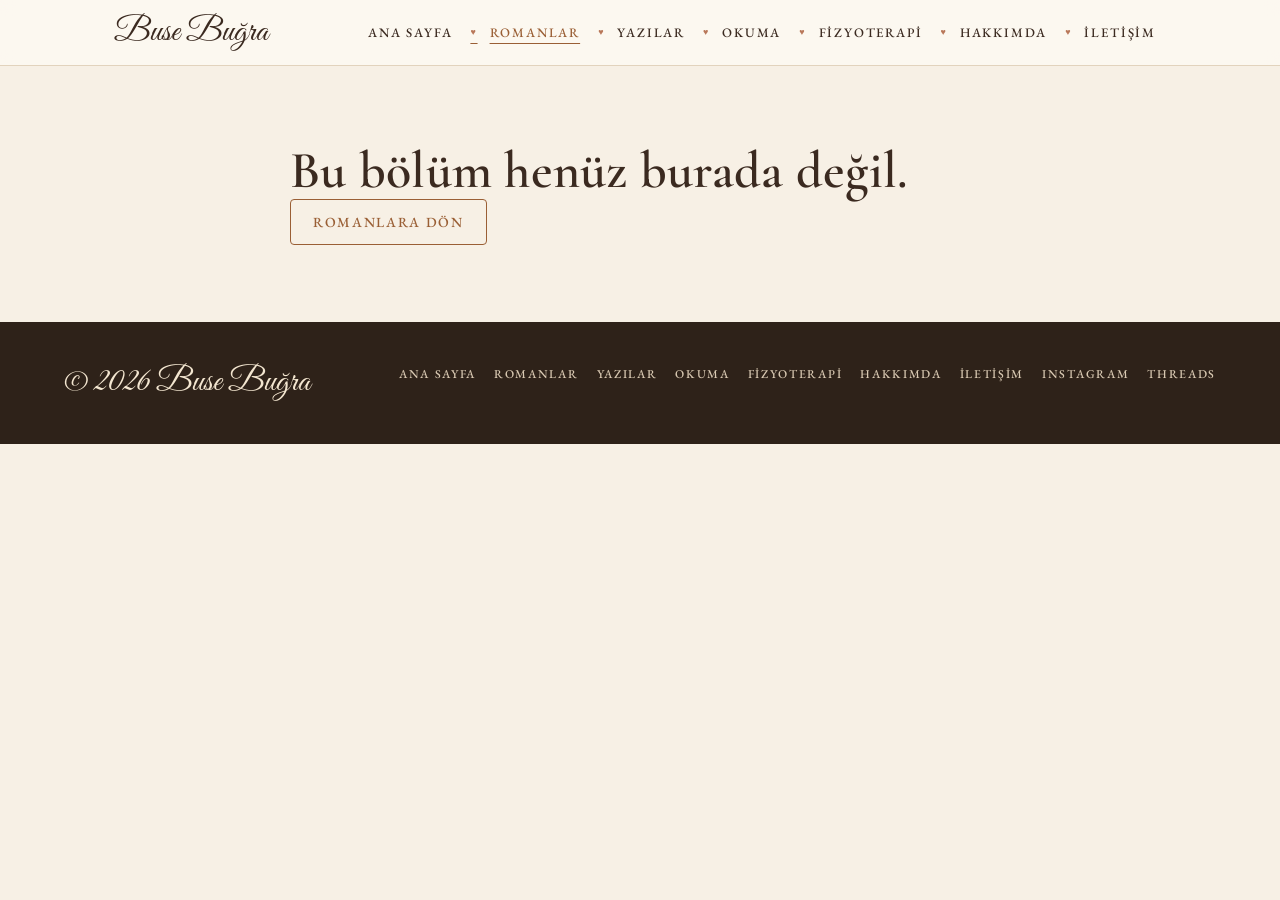
<file: oku.html>
<!DOCTYPE html>
<html lang="tr">
<head>
<meta charset="utf-8">
<meta name="viewport" content="width=device-width, initial-scale=1">
<title>İlk bölüm — Buse Buğra</title>
<!-- SEO -->
<meta name="description" content="Buse Buğra'nın romanından ilk bölüm.">
<link rel="canonical" href="https://buseebugra88-byte.github.io/oku.html">
<meta property="og:type" content="website">
<meta property="og:site_name" content="Buse Buğra">
<meta property="og:locale" content="tr_TR">
<meta property="og:title" content="İlk bölüm — Buse Buğra">
<meta property="og:description" content="Buse Buğra'nın romanından ilk bölüm.">
<meta property="og:url" content="https://buseebugra88-byte.github.io/oku.html">
<meta property="og:image" content="https://buseebugra88-byte.github.io/paylasim.jpg">
<meta property="og:image:width" content="1200">
<meta property="og:image:height" content="630">
<meta name="twitter:card" content="summary_large_image">
<meta name="theme-color" content="#f7f0e5">
<!-- /SEO -->
<link rel="icon" href="favicon.svg" type="image/svg+xml">
<link rel="stylesheet" href="style.css">
<script src="icerik.js"></script>
<script>document.documentElement.dataset.tema=(window.ICERIK&&ICERIK.tema)||"pudra"</script>
</head>
<body>

<header class="top">
  <div class="wrap">
    <a class="brand" href="index.html"><i></i>Buse Buğra</a>
    <nav class="nav" aria-label="Ana menü">
      <a href="index.html">Ana Sayfa</a>
      <a href="romanlar.html" aria-current="page">Romanlar</a>
      <a href="yazilar.html">Yazılar</a>
      <a href="okuma.html">Okuma</a>
      <a href="fizyoterapi.html">Fizyoterapi</a>
      <a href="hakkimda.html">Hakkımda</a>
      <a href="iletisim.html">İletişim</a>
    </nav>
  </div>
</header>

<main>
  <article class="band read" id="oku"><div class="wrap narrow"><p class="lead">Yükleniyor…</p></div></article>
</main>



<footer class="foot">
  <div class="wrap">
    <span>© 2026 Buse Buğra</span>
    <nav aria-label="Alt menü">
      <a href="index.html">Ana Sayfa</a>
      <a href="romanlar.html">Romanlar</a>
      <a href="yazilar.html">Yazılar</a>
      <a href="okuma.html">Okuma</a>
      <a href="fizyoterapi.html">Fizyoterapi</a>
      <a href="hakkimda.html">Hakkımda</a>
      <a href="iletisim.html">İletişim</a>
    </nav>
  </div>
</footer>

<script src="site.js"></script>
<script>
{
  const e = SITE.esc, kutu = document.getElementById('oku');
  const goster = async () => {
    const r = ((window.ICERIK && ICERIK.romanlar) || []).find(x => SITE.slug(x.ad) === location.hash.slice(1));
    if (!r || !r.ilkBolum) { kutu.innerHTML = `<div class="wrap narrow"><h1>Bu bölüm henüz burada değil.</h1><p><a class="btn ghost" href="romanlar.html">Romanlara dön</a></p></div>`; return; }
    document.title = r.ad + ' — İlk bölüm — Buse Buğra';
    let metin = '';
    try { const c = await fetch(r.ilkBolum); if (!c.ok) throw 0; metin = await c.text(); }
    catch { kutu.innerHTML = `<div class="wrap narrow"><h1>Bölüm açılamadı.</h1><p class="lead">Dosya bulunamadı: ${e(r.ilkBolum)}</p><p><a class="btn ghost" href="romanlar.html">Romanlara dön</a></p></div>`; return; }
    const govde = metin.replace(/\r/g, '').trim().split(/\n\s*\n/).map(p => {
      p = p.trim();
      if (/^##\s/.test(p)) return `<h3 class="alt">${e(p.replace(/^#+\s*/, ''))}</h3>`;
      if (/^#\s/.test(p)) return `<h2>${e(p.replace(/^#+\s*/, ''))}</h2>`;
      return `<p>${e(p).replace(/\n/g, '<br>')}</p>`;
    }).join('');
    kutu.innerHTML = `<div class="wrap narrow">
      <a class="back" href="romanlar.html#${SITE.slug(r.ad)}">${e(r.ad)}</a>
      <header><span class="kat">İlk bölüm</span><h1>${e(r.ad)}</h1><span class="when">${e(r.tur)}</span></header>
      <div class="prose">${govde}</div>
      <p class="devam yakinda">Romanın devamı yayınevi sürecinde. Haberdar olmak isterseniz <a href="iletisim.html">bana yazabilirsiniz</a>.</p>
    </div>`;
  };
  addEventListener('hashchange', goster);
  goster();
}
</script>
</body>
</html>
</file>
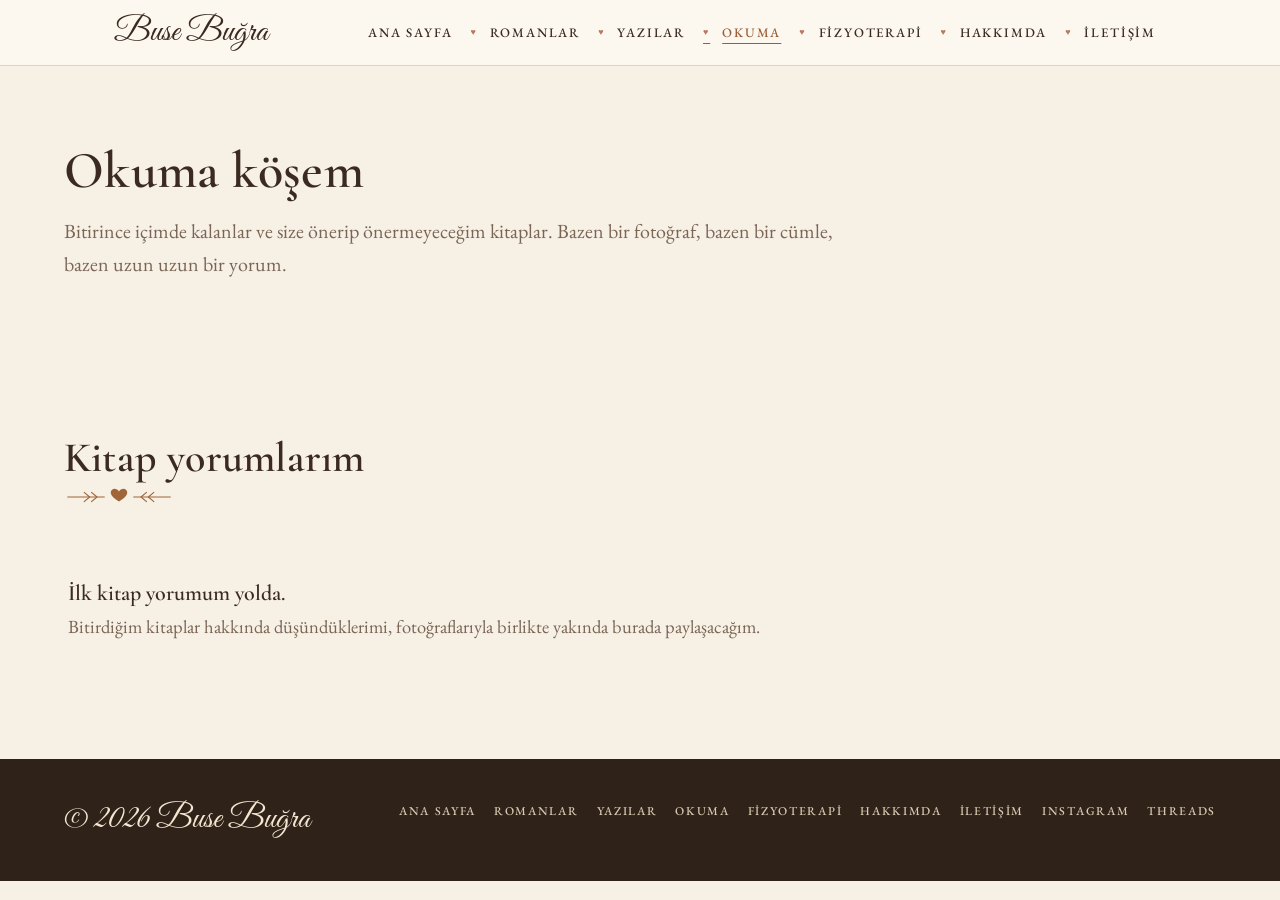
<file: okuma.html>
<!DOCTYPE html>
<html lang="tr">
<head>
<meta charset="utf-8">
<meta name="viewport" content="width=device-width, initial-scale=1">
<title>Okuma köşem — Buse Buğra</title>
<!-- SEO -->
<meta name="description" content="Buse Buğra'nın kitap yorumları ve önerileri.">
<link rel="canonical" href="https://buseebugra88-byte.github.io/okuma.html">
<meta property="og:type" content="website">
<meta property="og:site_name" content="Buse Buğra">
<meta property="og:locale" content="tr_TR">
<meta property="og:title" content="Okuma köşem — Buse Buğra">
<meta property="og:description" content="Buse Buğra'nın kitap yorumları ve önerileri.">
<meta property="og:url" content="https://buseebugra88-byte.github.io/okuma.html">
<meta property="og:image" content="https://buseebugra88-byte.github.io/paylasim.jpg">
<meta property="og:image:width" content="1200">
<meta property="og:image:height" content="630">
<meta name="twitter:card" content="summary_large_image">
<meta name="theme-color" content="#f7f0e5">
<!-- /SEO -->
<link rel="icon" href="favicon.svg" type="image/svg+xml">
<link rel="stylesheet" href="style.css">
<script src="icerik.js"></script>
<script>document.documentElement.dataset.tema=(window.ICERIK&&ICERIK.tema)||"pudra"</script>
</head>
<body>

<header class="top">
  <div class="wrap">
    <a class="brand" href="index.html"><i></i>Buse Buğra</a>
    <nav class="nav" aria-label="Ana menü">
      <a href="index.html">Ana Sayfa</a>
      <a href="romanlar.html">Romanlar</a>
      <a href="yazilar.html">Yazılar</a>
      <a href="okuma.html" aria-current="page">Okuma</a>
      <a href="fizyoterapi.html">Fizyoterapi</a>
      <a href="hakkimda.html">Hakkımda</a>
      <a href="iletisim.html">İletişim</a>
    </nav>
  </div>
</header>

<main>
  <section class="band">
    <div class="wrap intro">
      <h1>Okuma köşem</h1>
      <p class="lead">Bitirince içimde kalanlar ve size önerip önermeyeceğim kitaplar. Bazen bir fotoğraf, bazen bir cümle, bazen uzun uzun bir yorum.</p>
    </div>
  </section>
  <section class="band">
    <div class="wrap">
      <div class="head"><h2>Kitap yorumlarım</h2></div>
      <div class="reviews" id="yorumlar"></div>
    </div>
  </section>
</main>


<footer class="foot">
  <div class="wrap">
    <span>© 2026 Buse Buğra</span>
    <nav aria-label="Alt menü">
      <a href="index.html">Ana Sayfa</a>
      <a href="romanlar.html">Romanlar</a>
      <a href="yazilar.html">Yazılar</a>
      <a href="okuma.html">Okuma</a>
      <a href="fizyoterapi.html">Fizyoterapi</a>
      <a href="hakkimda.html">Hakkımda</a>
      <a href="iletisim.html">İletişim</a>
    </nav>
  </div>
</footer>

<script src="site.js"></script>
<script src="kitaplar.js"></script>
<script>
{
  const e = SITE.esc, O = window.OKUMA || {};
  const yorumlar = (O.yorumlar || []).filter(y => y && y.kitap).map(y => ({ ...y, id: SITE.slug(y.kitap) }));
  const tarih = t => { const d = new Date(t + 'T12:00:00'); return isNaN(d) ? e(t || '') : d.toLocaleDateString('tr-TR', { day: 'numeric', month: 'long', year: 'numeric' }); };
  const yildiz = n => { n = Math.max(0, Math.min(5, +n || 0)); return `<span class="stars" aria-label="5 üzerinden ${n}">${'★'.repeat(n)}<i>${'★'.repeat(5 - n)}</i></span>`; };
  const oneriSinif = o => ({ 'Öneririm': 'yes', 'Belki': 'maybe', 'Önermem': 'no' }[o] || 'maybe');
  const renk = s => ['--b1','--b2','--b3','--b4','--b6'][[...String(s)].reduce((a, c) => a + c.charCodeAt(0), 0) % 5];

  document.getElementById('yorumlar').innerHTML = yorumlar.length ? yorumlar.map(y => `
    <a class="review" href="kitap.html#${y.id}">
      ${y.foto ? `<img src="${e(y.foto)}" alt="${e(y.kitap)}" loading="lazy">` : `<div class="ph" style="background:var(${renk(y.kitap)})"><b>${e(y.kitap)}</b></div>`}
      <div class="rv"><span class="badge ${oneriSinif(y.oneri)}">${e(y.oneri || 'Belki')}</span>
      <h3>${e(y.kitap)}</h3><p class="by">${e(y.yazar || '')}</p>${yildiz(y.puan)}</div>
    </a>`).join('')
    : '<div class="empty"><b>İlk kitap yorumum yolda.</b><span>Bitirdiğim kitaplar hakkında düşündüklerimi, fotoğraflarıyla birlikte yakında burada paylaşacağım.</span></div>';
}
</script>
</body>
</html>
</file>
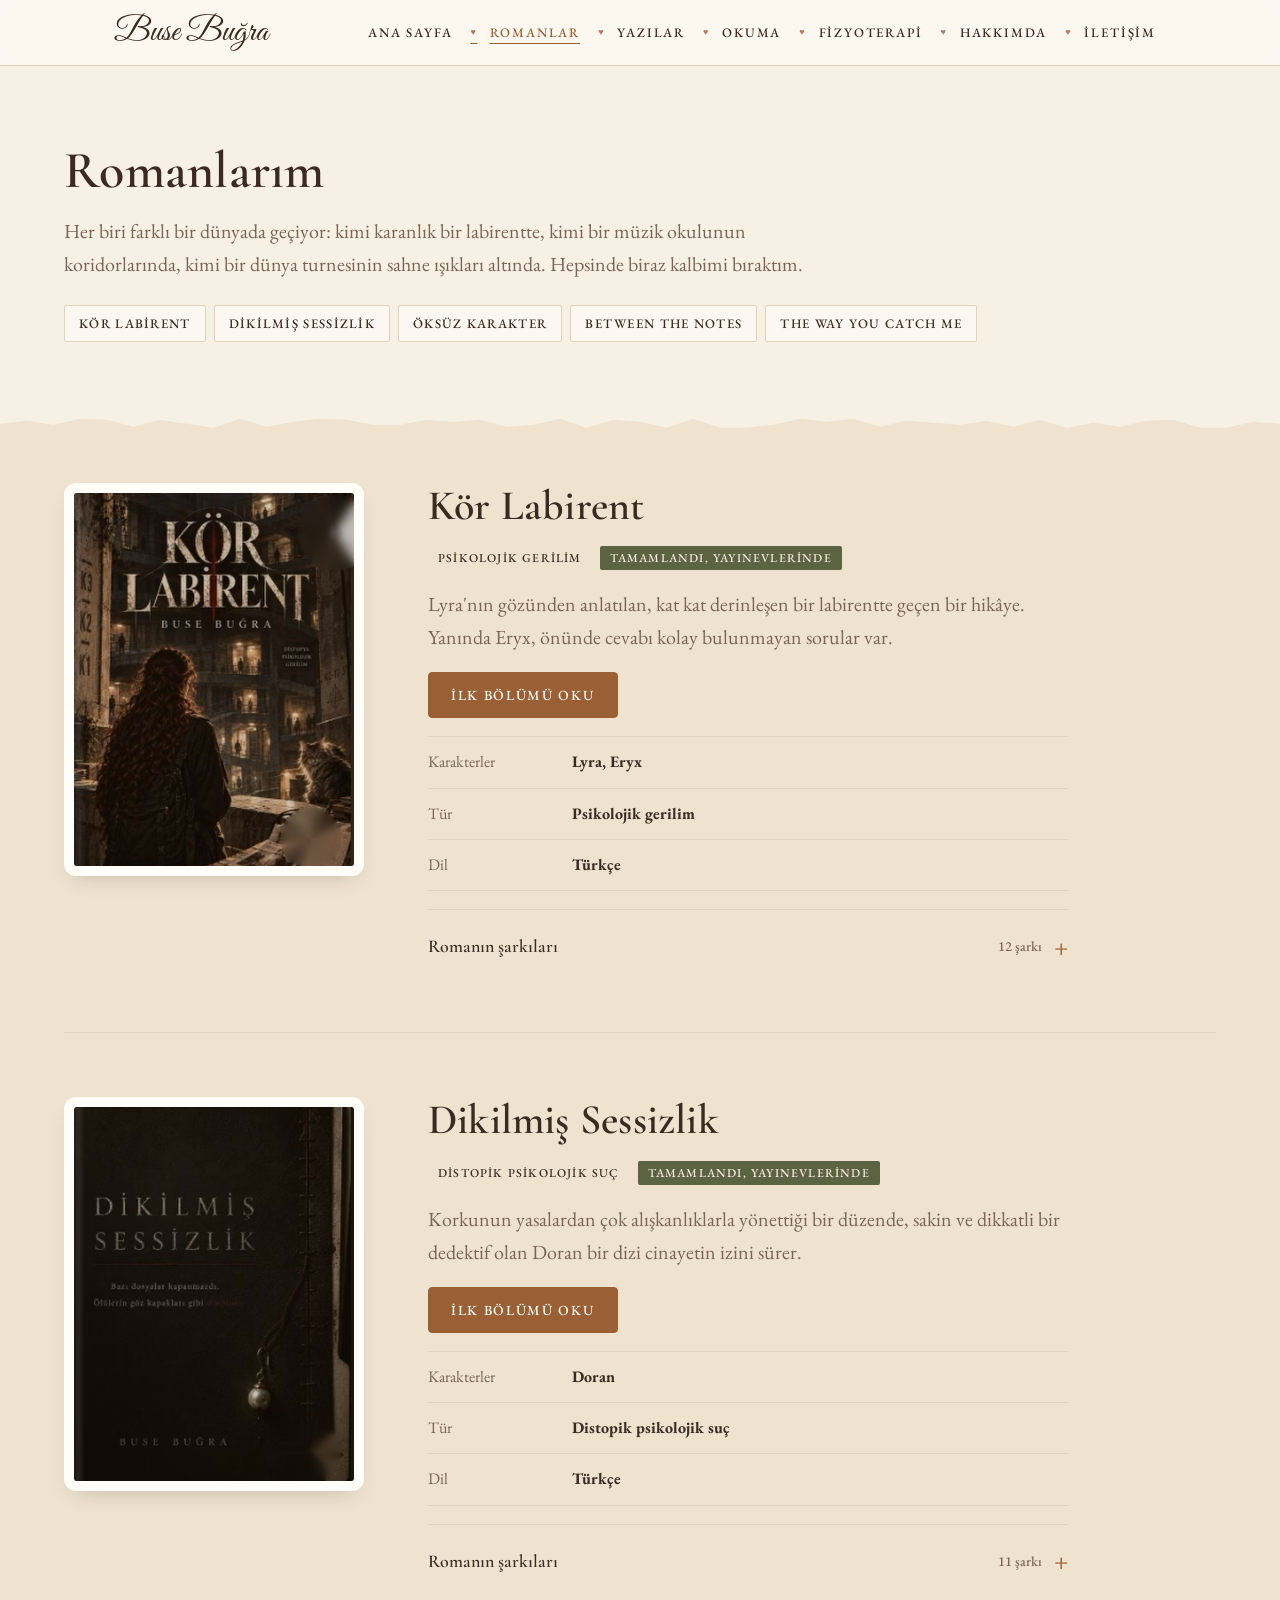
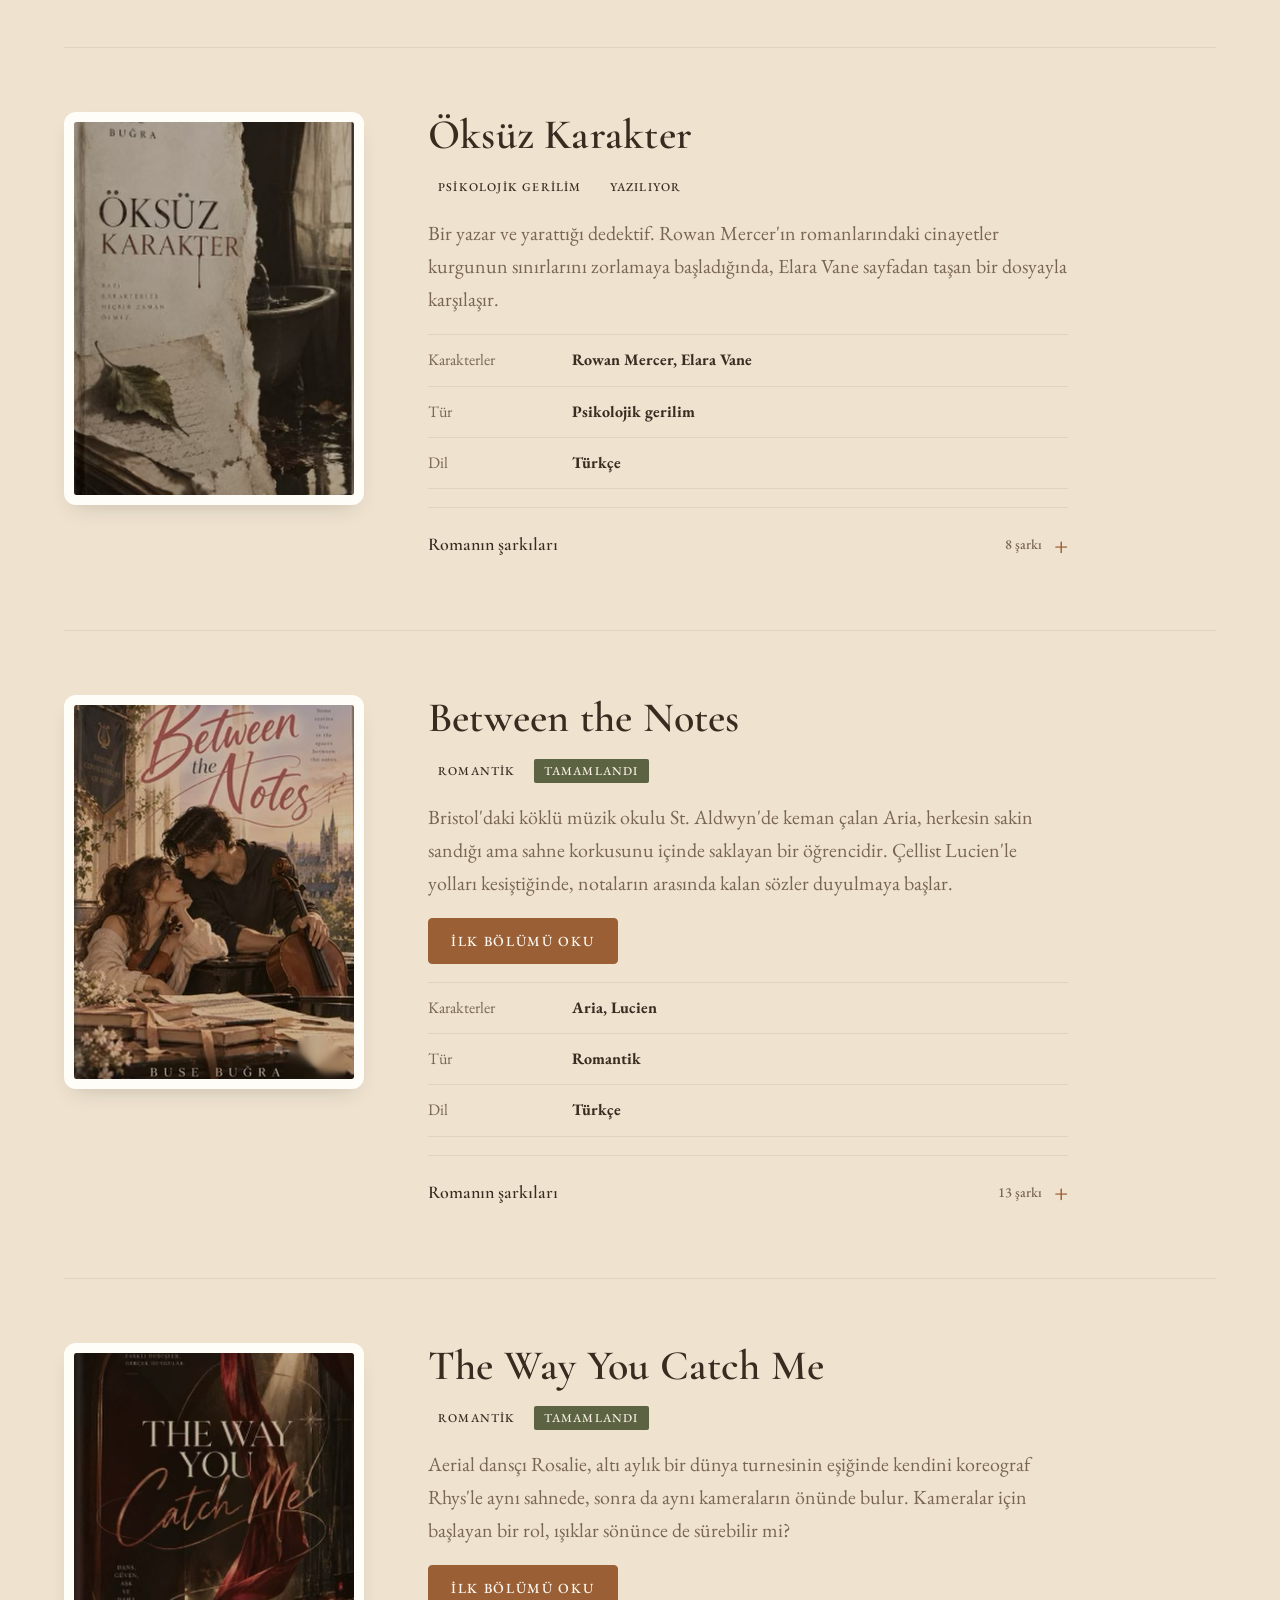
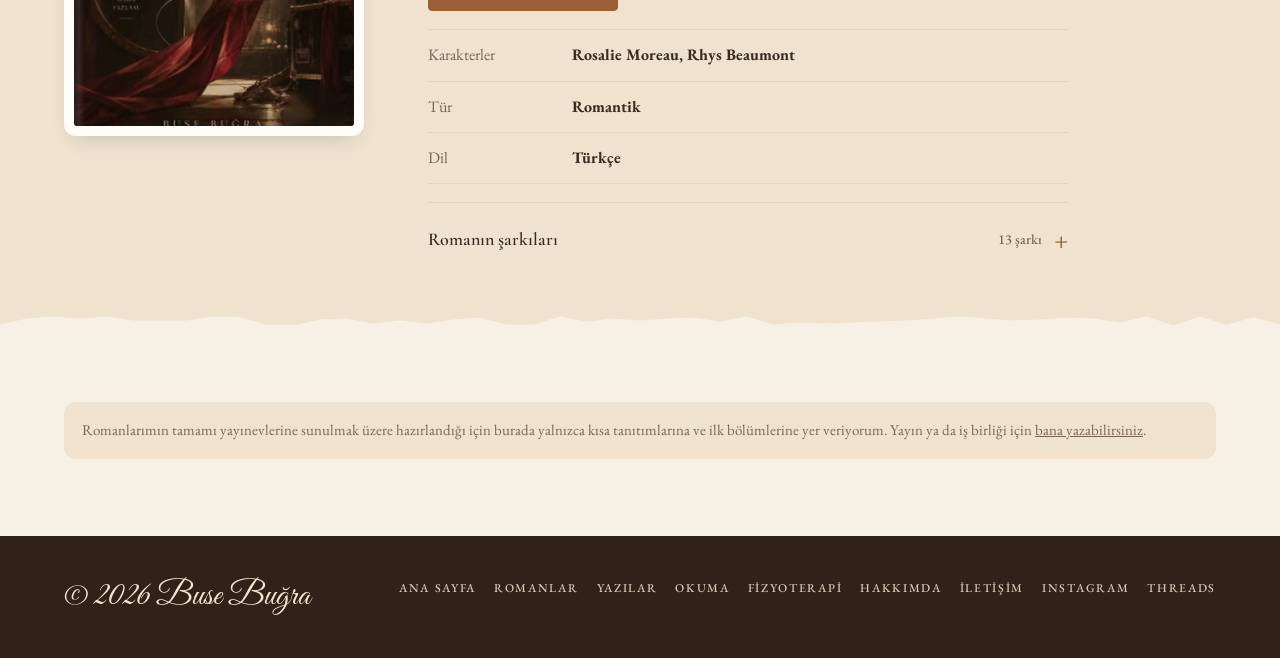
<file: romanlar.html>
<!DOCTYPE html>
<html lang="tr">
<head>
<meta charset="utf-8">
<meta name="viewport" content="width=device-width, initial-scale=1">
<title>Romanlar — Buse Buğra</title>
<!-- SEO -->
<meta name="description" content="Kör Labirent, Dikilmiş Sessizlik, Öksüz Karakter, Between the Notes ve The Way You Catch Me: Buse Buğra'nın romanları, tanıtımları, ilk bölümleri ve şarkı listeleri.">
<link rel="canonical" href="https://buseebugra88-byte.github.io/romanlar.html">
<meta property="og:type" content="website">
<meta property="og:site_name" content="Buse Buğra">
<meta property="og:locale" content="tr_TR">
<meta property="og:title" content="Romanlar — Buse Buğra">
<meta property="og:description" content="Kör Labirent, Dikilmiş Sessizlik, Öksüz Karakter, Between the Notes ve The Way You Catch Me: Buse Buğra'nın romanları, tanıtımları, ilk bölümleri ve şarkı listeleri.">
<meta property="og:url" content="https://buseebugra88-byte.github.io/romanlar.html">
<meta property="og:image" content="https://buseebugra88-byte.github.io/paylasim.jpg">
<meta property="og:image:width" content="1200">
<meta property="og:image:height" content="630">
<meta name="twitter:card" content="summary_large_image">
<meta name="theme-color" content="#f7f0e5">
<!-- /SEO -->
<link rel="icon" href="favicon.svg" type="image/svg+xml">
<link rel="stylesheet" href="style.css">
<script src="icerik.js"></script>
<script>document.documentElement.dataset.tema=(window.ICERIK&&ICERIK.tema)||"pudra"</script>
</head>
<body>

<header class="top">
  <div class="wrap">
    <a class="brand" href="index.html"><i></i>Buse Buğra</a>
    <nav class="nav" aria-label="Ana menü">
      <a href="index.html">Ana Sayfa</a>
      <a href="romanlar.html" aria-current="page">Romanlar</a>
      <a href="yazilar.html">Yazılar</a>
      <a href="okuma.html">Okuma</a>
      <a href="fizyoterapi.html">Fizyoterapi</a>
      <a href="hakkimda.html">Hakkımda</a>
      <a href="iletisim.html">İletişim</a>
    </nav>
  </div>
</header>

<main>
  <section class="band">
    <div class="wrap intro">
      <h1>Romanlarım</h1>
      <p class="lead">Her biri farklı bir dünyada geçiyor: kimi karanlık bir labirentte, kimi bir müzik okulunun koridorlarında, kimi bir dünya turnesinin sahne ışıkları altında. Hepsinde biraz kalbimi bıraktım.</p>
      <nav class="jump" id="jump" aria-label="Romanlar"></nav>
    </div>
  </section>
  <section class="band mist" style="padding-block:0">
    <div class="wrap" id="list"></div>
  </section>
  <section class="band">
    <div class="wrap">
      <p class="note">Romanlarımın tamamı yayınevlerine sunulmak üzere hazırlandığı için burada yalnızca kısa tanıtımlarına ve ilk bölümlerine yer veriyorum. Yayın ya da iş birliği için <a href="iletisim.html">bana yazabilirsiniz</a>.</p>
    </div>
  </section>
</main>

<footer class="foot">
  <div class="wrap">
    <span>© 2026 Buse Buğra</span>
    <nav aria-label="Alt menü">
      <a href="index.html">Ana Sayfa</a>
      <a href="romanlar.html">Romanlar</a>
      <a href="yazilar.html">Yazılar</a>
      <a href="okuma.html">Okuma</a>
      <a href="fizyoterapi.html">Fizyoterapi</a>
      <a href="hakkimda.html">Hakkımda</a>
      <a href="iletisim.html">İletişim</a>
    </nav>
  </div>
</footer>

<script src="site.js"></script>
<script>
{
  const e = SITE.esc, kitaplar = (window.ICERIK && ICERIK.romanlar) || [];
  document.getElementById('jump').innerHTML = kitaplar.map(r => `<a href="#${SITE.slug(r.ad)}">${e(r.ad)}</a>`).join('');
  document.getElementById('list').innerHTML = kitaplar.map(r => `
    <article class="novel" id="${SITE.slug(r.ad)}">
      ${SITE.kapak(r)}
      <div class="body">
        <h2>${e(r.ad)}</h2>
        <div class="tags"><span class="tag">${e(r.tur)}</span><span class="tag ${r.durum === 'Yazılıyor' ? '' : 'ok'}">${e(r.durum)}</span></div>
        <p class="lead">${e(r.tanitim)}</p>
        ${r.ilkBolum ? `<div class="btns"><a class="btn solid" href="oku.html#${SITE.slug(r.ad)}">İlk bölümü oku</a></div>` : ''}
        <ul class="meta">
          ${r.karakterler ? `<li><span>Karakterler</span><b>${e(r.karakterler)}</b></li>` : ''}
          <li><span>Tür</span><b>${e(r.tur)}</b></li>
          <li><span>Dil</span><b>Türkçe</b></li>
        </ul>
        ${(r.sarkilar || []).length ? `<details class="songs"><summary>Romanın şarkıları <span>${r.sarkilar.length} şarkı</span></summary><ol>${r.sarkilar.map(t => `<li><a href="https://open.spotify.com/search/${encodeURIComponent(t.ad + ' ' + t.sanatci)}" target="_blank" rel="noopener"><b>${e(t.ad)}</b><span>${e(t.sanatci)}</span></a></li>`).join('')}</ol></details>` : ''}
      </div>
    </article>`).join('');
}
</script>
</body>
</html>
</file>
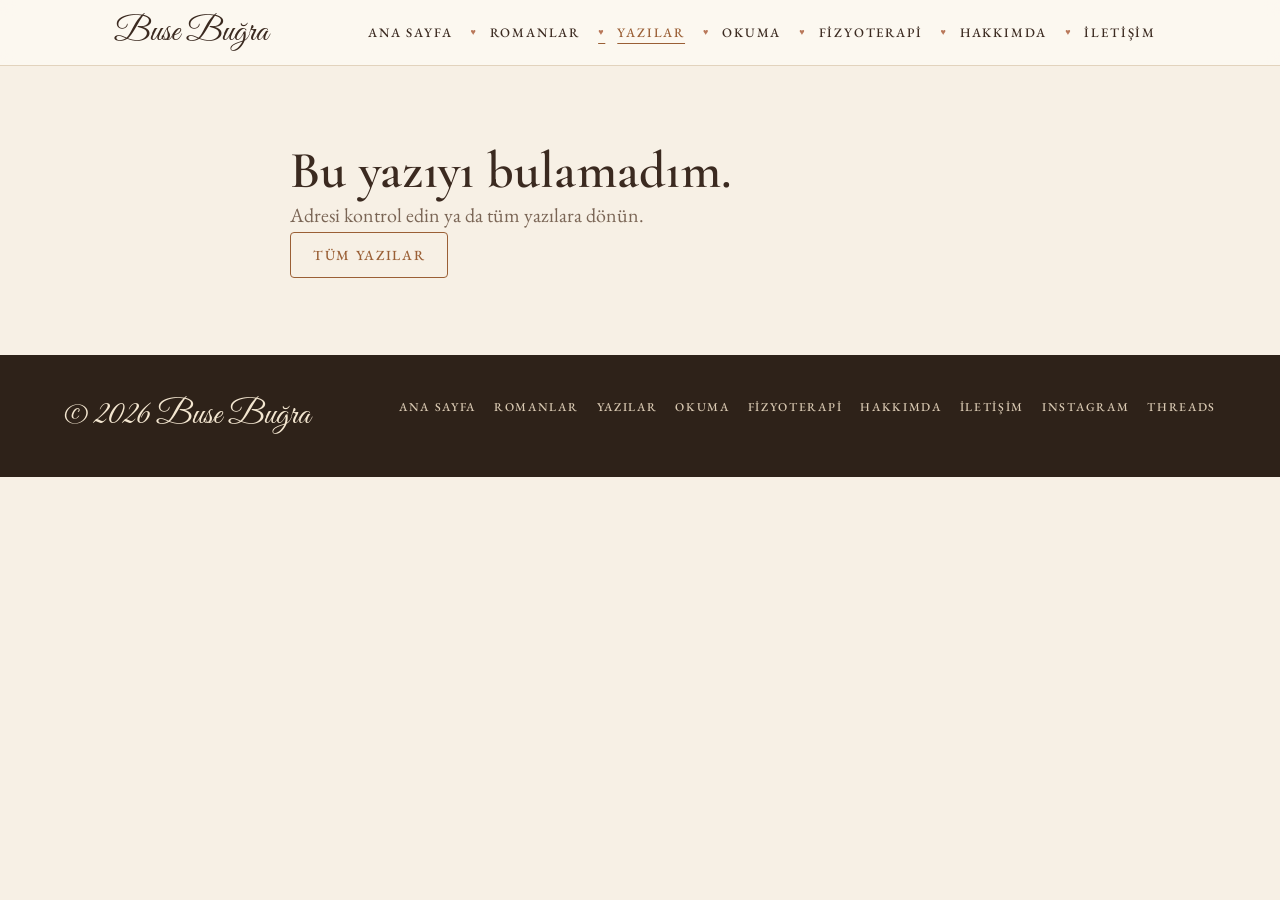
<file: yazi.html>
<!DOCTYPE html>
<html lang="tr">
<head>
<meta charset="utf-8">
<meta name="viewport" content="width=device-width, initial-scale=1">
<title>Yazı — Buse Buğra</title>
<!-- SEO -->
<meta name="description" content="Buse Buğra'nın yazılarından biri.">
<link rel="canonical" href="https://buseebugra88-byte.github.io/yazi.html">
<meta property="og:type" content="website">
<meta property="og:site_name" content="Buse Buğra">
<meta property="og:locale" content="tr_TR">
<meta property="og:title" content="Yazı — Buse Buğra">
<meta property="og:description" content="Buse Buğra'nın yazılarından biri.">
<meta property="og:url" content="https://buseebugra88-byte.github.io/yazi.html">
<meta property="og:image" content="https://buseebugra88-byte.github.io/paylasim.jpg">
<meta property="og:image:width" content="1200">
<meta property="og:image:height" content="630">
<meta name="twitter:card" content="summary_large_image">
<meta name="theme-color" content="#f7f0e5">
<!-- /SEO -->
<link rel="icon" href="favicon.svg" type="image/svg+xml">
<link rel="stylesheet" href="style.css">
<script src="icerik.js"></script>
<script>document.documentElement.dataset.tema=(window.ICERIK&&ICERIK.tema)||"pudra"</script>
</head>
<body>

<header class="top">
  <div class="wrap">
    <a class="brand" href="index.html"><i></i>Buse Buğra</a>
    <nav class="nav" aria-label="Ana menü">
      <a href="index.html">Ana Sayfa</a>
      <a href="romanlar.html">Romanlar</a>
      <a href="yazilar.html" aria-current="page">Yazılar</a>
      <a href="okuma.html">Okuma</a>
      <a href="fizyoterapi.html">Fizyoterapi</a>
      <a href="hakkimda.html">Hakkımda</a>
      <a href="iletisim.html">İletişim</a>
    </nav>
  </div>
</header>

<main>
  <article class="band read" id="yazi"></article>
</main>


<footer class="foot">
  <div class="wrap">
    <span>© 2026 Buse Buğra</span>
    <nav aria-label="Alt menü">
      <a href="index.html">Ana Sayfa</a>
      <a href="romanlar.html">Romanlar</a>
      <a href="yazilar.html">Yazılar</a>
      <a href="okuma.html">Okuma</a>
      <a href="fizyoterapi.html">Fizyoterapi</a>
      <a href="hakkimda.html">Hakkımda</a>
      <a href="iletisim.html">İletişim</a>
    </nav>
  </div>
</footer>

<script src="site.js"></script>
<script src="yazilar.js"></script>
<script>
{
  const e = SITE.esc;
  const yazilar = (window.YAZILAR || []).filter(y => y && y.baslik).map(y => ({ ...y, id: SITE.slug(y.baslik) }));
  const tarih = t => { const d = new Date(t + 'T12:00:00'); return isNaN(d) ? e(t) : d.toLocaleDateString('tr-TR', { day: 'numeric', month: 'long', year: 'numeric' }); };
  const sure = m => Math.max(1, Math.round(String(m || '').split(/\s+/).length / 200));
  const ozet = y => { if (y.ozet) return y.ozet; const t = String(y.metin || '').replace(/^[>#\s]+/gm, '').replace(/\s+/g, ' ').trim(); return t.length > 170 ? t.slice(0, t.lastIndexOf(' ', 170)) + '…' : t; };

  const kutu = document.getElementById('yazi');
  const govde = m => String(m || '').trim().split(/\n\s*\n/).map(p => {
    p = p.trim();
    const img = p.match(/^!\[([^\]]*)\]\(([^)\s]+)\)$/);
    if (img) return `<figure class="pimg"><img src="${e(img[2])}" alt="${e(img[1])}" loading="lazy">${img[1] ? `<figcaption>${e(img[1])}</figcaption>` : ''}</figure>`;
    if (p.startsWith('## ')) return `<h2>${e(p.slice(3))}</h2>`;
    if (p.startsWith('>')) return `<blockquote>${e(p.replace(/^>\s?/gm, '')).replace(/\n/g, '<br>')}</blockquote>`;
    return `<p>${e(p).replace(/\n/g, '<br>')}</p>`;
  }).join('');
  const goster = () => {
    const id = location.hash.slice(1), i = yazilar.findIndex(y => y.id === id), y = yazilar[i];
    if (!y) { kutu.innerHTML = `<div class="wrap narrow"><h1>Bu yazıyı bulamadım.</h1><p class="lead">Adresi kontrol edin ya da tüm yazılara dönün.</p><p><a class="btn ghost" href="yazilar.html">Tüm yazılar</a></p></div>`; return; }
    document.title = y.baslik + ' — Buse Buğra';
    const onceki = yazilar[i + 1], sonraki = yazilar[i - 1];
    kutu.innerHTML = `<div class="wrap narrow">
      <a class="back" href="yazilar.html">Tüm yazılar</a>
      <header><span class="kat">${e(y.kategori)}</span><h1>${e(y.baslik)}</h1><span class="when">${tarih(y.tarih)}, ${sure(y.metin)} dk okuma</span></header>
      <div class="prose">${govde(y.metin)}</div>
      ${SITE.ytId(y.video) ? `<section class="song-of"><p class="kat">Bu yazının şarkısı</p><div class="yt"><iframe src="https://www.youtube-nocookie.com/embed/${SITE.ytId(y.video)}?rel=0" title="${e(y.baslik)} şarkısı" loading="lazy" allow="encrypted-media; picture-in-picture" allowfullscreen></iframe></div></section>` : ''}
      ${y.devamLink ? `<p class="devam"><a class="btn solid" href="${e(y.devamLink)}" target="_blank" rel="noopener">${e(y.devamYazi || 'Devamını oku')}</a></p>` : y.devami ? `<p class="devam yakinda">Devamı yakında…</p>` : ''}
      <nav class="pager">${onceki ? `<a href="#${onceki.id}"><span>Önceki yazı</span>${e(onceki.baslik)}</a>` : '<span></span>'}${sonraki ? `<a href="#${sonraki.id}" class="next"><span>Sonraki yazı</span>${e(sonraki.baslik)}</a>` : ''}</nav>
    </div>`;
    scrollTo(0, 0);
  };
  addEventListener('hashchange', goster);
  goster();
}
</script>
</body>
</html>
</file>
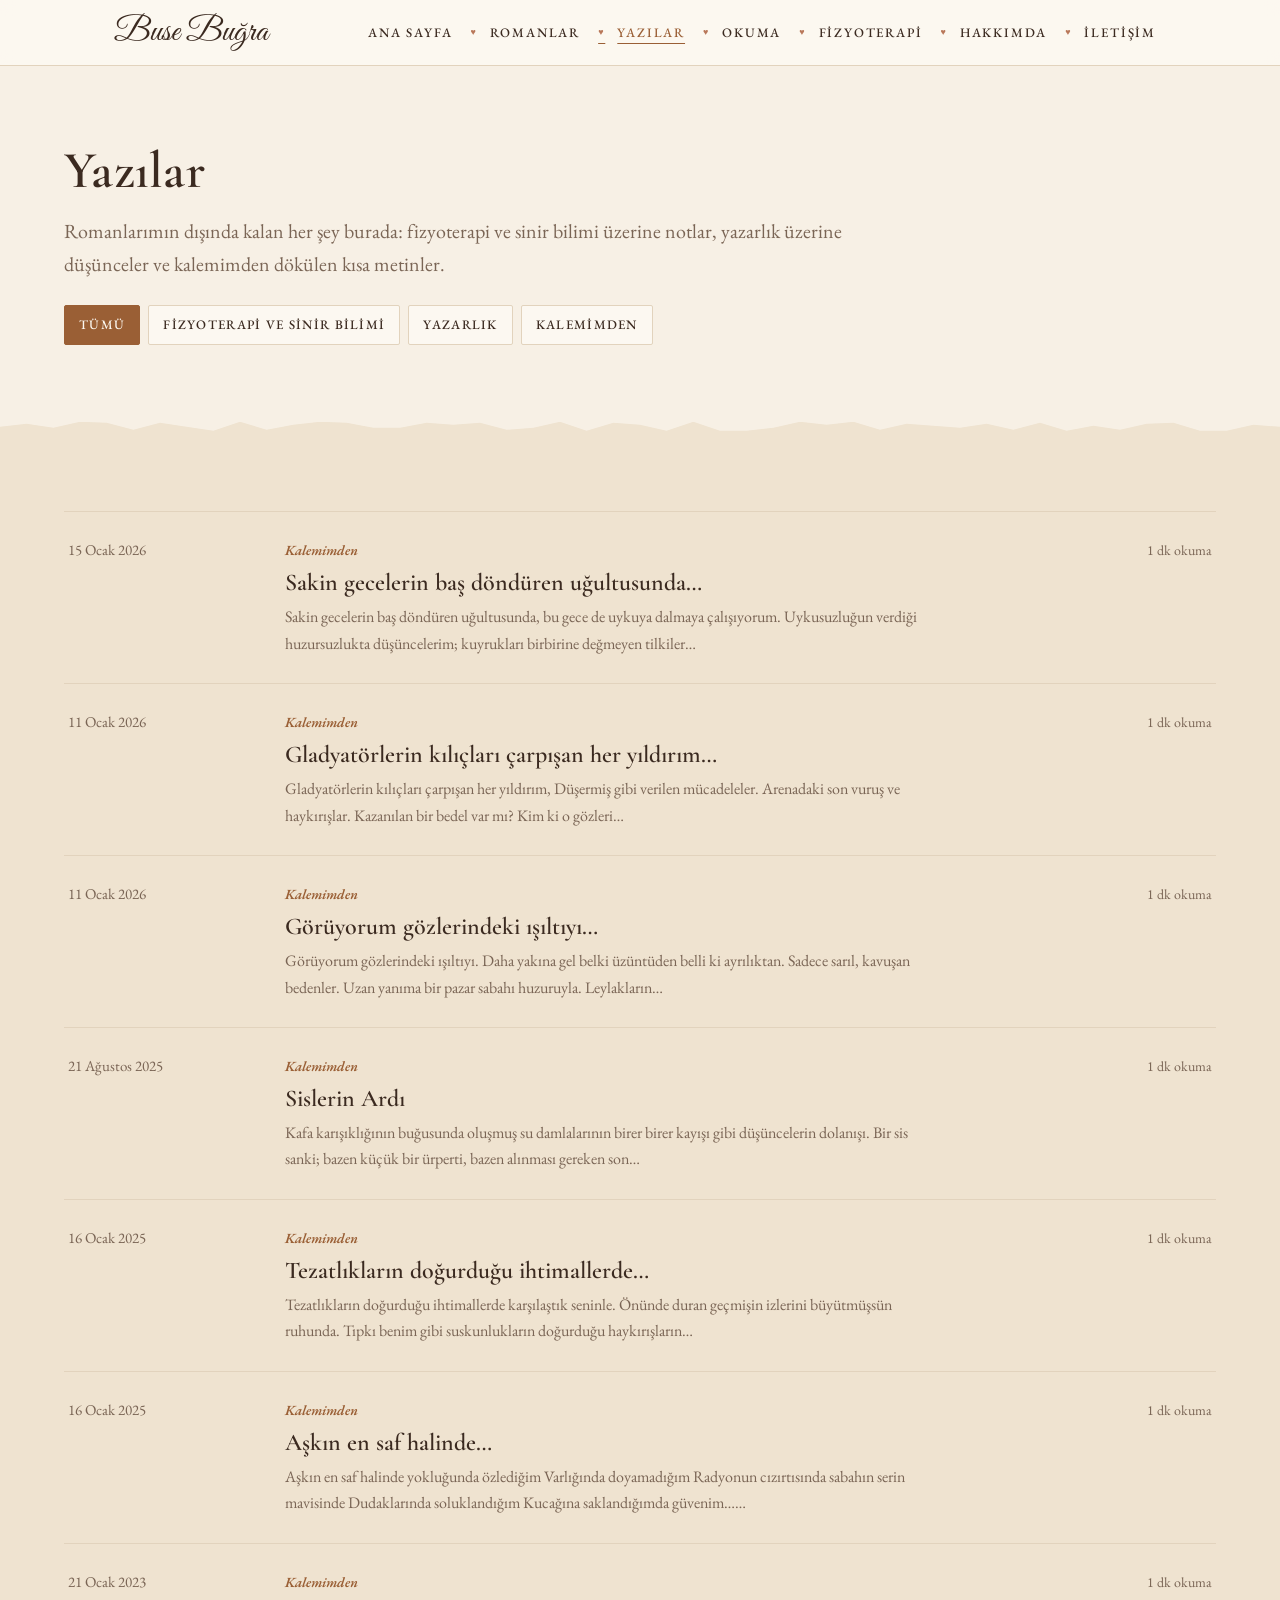
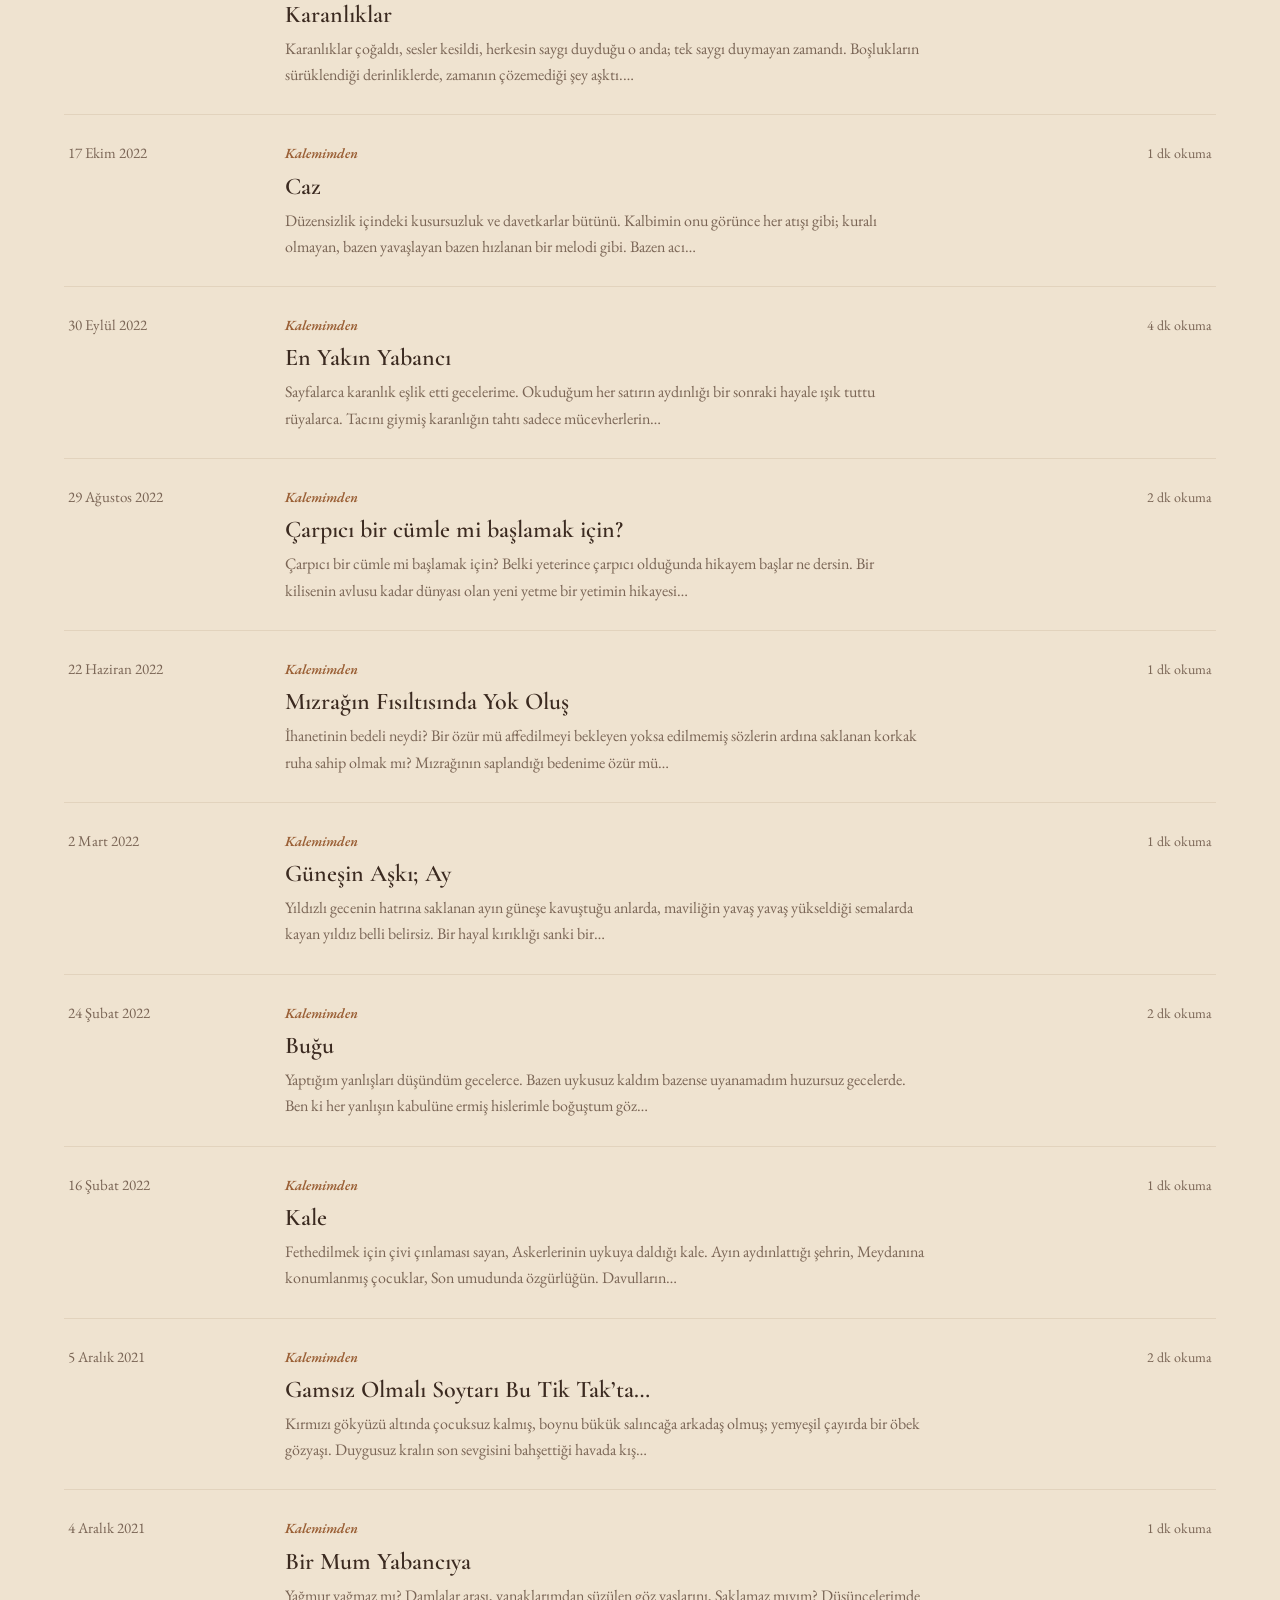
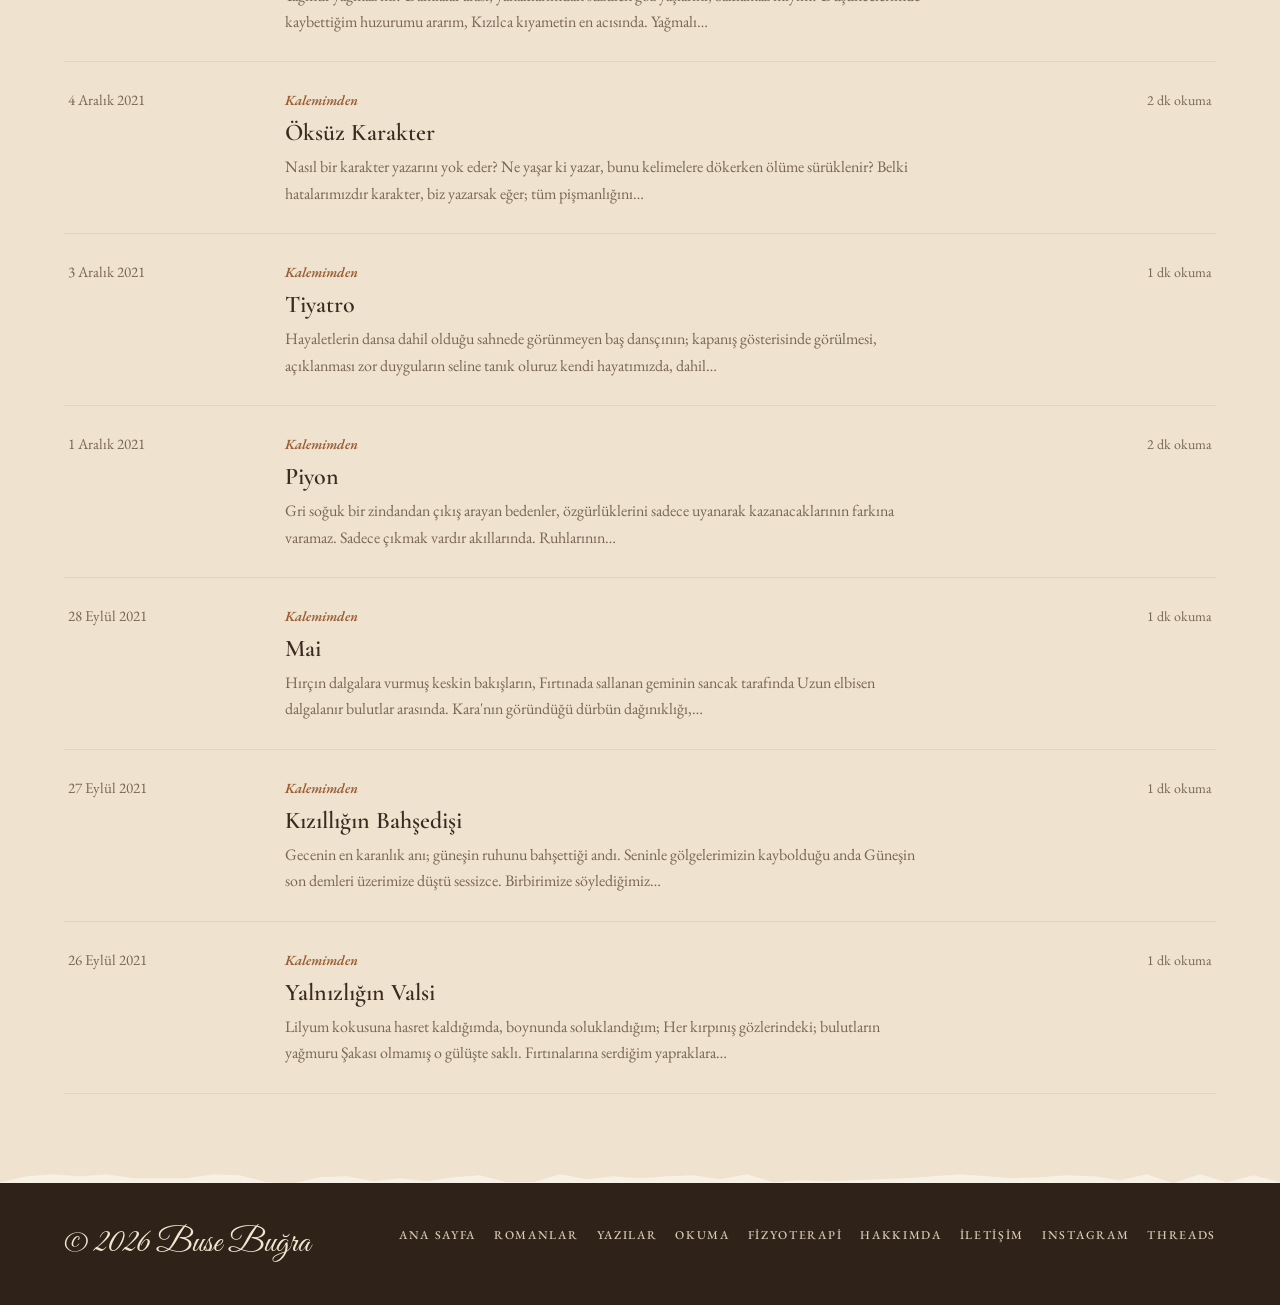
<file: yazilar.html>
<!DOCTYPE html>
<html lang="tr">
<head>
<meta charset="utf-8">
<meta name="viewport" content="width=device-width, initial-scale=1">
<title>Yazılar — Buse Buğra</title>
<!-- SEO -->
<meta name="description" content="Buse Buğra'nın şiirleri, kısa metinleri, yazarlık ve fizyoterapi üzerine yazıları.">
<link rel="canonical" href="https://buseebugra88-byte.github.io/yazilar.html">
<meta property="og:type" content="website">
<meta property="og:site_name" content="Buse Buğra">
<meta property="og:locale" content="tr_TR">
<meta property="og:title" content="Yazılar — Buse Buğra">
<meta property="og:description" content="Buse Buğra'nın şiirleri, kısa metinleri, yazarlık ve fizyoterapi üzerine yazıları.">
<meta property="og:url" content="https://buseebugra88-byte.github.io/yazilar.html">
<meta property="og:image" content="https://buseebugra88-byte.github.io/paylasim.jpg">
<meta property="og:image:width" content="1200">
<meta property="og:image:height" content="630">
<meta name="twitter:card" content="summary_large_image">
<meta name="theme-color" content="#f7f0e5">
<!-- /SEO -->
<link rel="icon" href="favicon.svg" type="image/svg+xml">
<link rel="stylesheet" href="style.css">
<script src="icerik.js"></script>
<script>document.documentElement.dataset.tema=(window.ICERIK&&ICERIK.tema)||"pudra"</script>
</head>
<body>

<header class="top">
  <div class="wrap">
    <a class="brand" href="index.html"><i></i>Buse Buğra</a>
    <nav class="nav" aria-label="Ana menü">
      <a href="index.html">Ana Sayfa</a>
      <a href="romanlar.html">Romanlar</a>
      <a href="yazilar.html" aria-current="page">Yazılar</a>
      <a href="okuma.html">Okuma</a>
      <a href="fizyoterapi.html">Fizyoterapi</a>
      <a href="hakkimda.html">Hakkımda</a>
      <a href="iletisim.html">İletişim</a>
    </nav>
  </div>
</header>

<main>
  <section class="band">
    <div class="wrap intro">
      <h1>Yazılar</h1>
      <p class="lead">Romanlarımın dışında kalan her şey burada: fizyoterapi ve sinir bilimi üzerine notlar, yazarlık üzerine düşünceler ve kalemimden dökülen kısa metinler.</p>
      <div class="jump" id="filtre" role="group" aria-label="Kategoriler"></div>
    </div>
  </section>
  <section class="band mist">
    <div class="wrap"><ol class="posts" id="liste"></ol></div>
  </section>
</main>


<footer class="foot">
  <div class="wrap">
    <span>© 2026 Buse Buğra</span>
    <nav aria-label="Alt menü">
      <a href="index.html">Ana Sayfa</a>
      <a href="romanlar.html">Romanlar</a>
      <a href="yazilar.html">Yazılar</a>
      <a href="okuma.html">Okuma</a>
      <a href="fizyoterapi.html">Fizyoterapi</a>
      <a href="hakkimda.html">Hakkımda</a>
      <a href="iletisim.html">İletişim</a>
    </nav>
  </div>
</footer>

<script src="site.js"></script>
<script src="yazilar.js"></script>
<script>
{
  const e = SITE.esc;
  const yazilar = (window.YAZILAR || []).filter(y => y && y.baslik).map(y => ({ ...y, id: SITE.slug(y.baslik) }));
  const tarih = t => { const d = new Date(t + 'T12:00:00'); return isNaN(d) ? e(t) : d.toLocaleDateString('tr-TR', { day: 'numeric', month: 'long', year: 'numeric' }); };
  const sure = m => Math.max(1, Math.round(String(m || '').split(/\s+/).length / 200));
  const ozet = y => { if (y.ozet) return y.ozet; const t = String(y.metin || '').replace(/^[>#\s]+/gm, '').replace(/\s+/g, ' ').trim(); return t.length > 170 ? t.slice(0, t.lastIndexOf(' ', 170)) + '…' : t; };

  const kategoriler = ['Tümü', ...new Set(['Fizyoterapi ve sinir bilimi', 'Yazarlık', 'Kalemimden', ...yazilar.map(y => y.kategori).filter(Boolean)])];
  let secili = 'Tümü';
  const filtre = document.getElementById('filtre'), liste = document.getElementById('liste');
  const ciz = () => {
    filtre.innerHTML = kategoriler.map(k => `<button type="button" aria-pressed="${k === secili}">${e(k)}</button>`).join('');
    const gorunen = yazilar.filter(y => secili === 'Tümü' || y.kategori === secili);
    liste.innerHTML = gorunen.length ? gorunen.map(y => `
      <li><a class="post" href="yazi.html#${y.id}">
        <span class="when">${tarih(y.tarih)}</span>
        <span class="what"><span class="kat">${e(y.kategori)}</span><b>${e(y.baslik)}</b><span class="ozet">${e(ozet(y))}</span></span>
        <span class="go">${sure(y.metin)} dk okuma</span>
      </a></li>`).join('')
      : `<li class="empty"><b>${secili === 'Tümü' ? 'İlk yazılar yolda.' : 'Bu başlıkta henüz yazı yok.'}</b><span>Yakında burada olacak; o zamana kadar <a href="romanlar.html">romanlarıma</a> göz atabilirsiniz.</span></li>`;
  };
  filtre.addEventListener('click', ev => { const b = ev.target.closest('button'); if (b) { secili = b.textContent; ciz(); } });
  ciz();
}
</script>
</body>
</html>
</file>
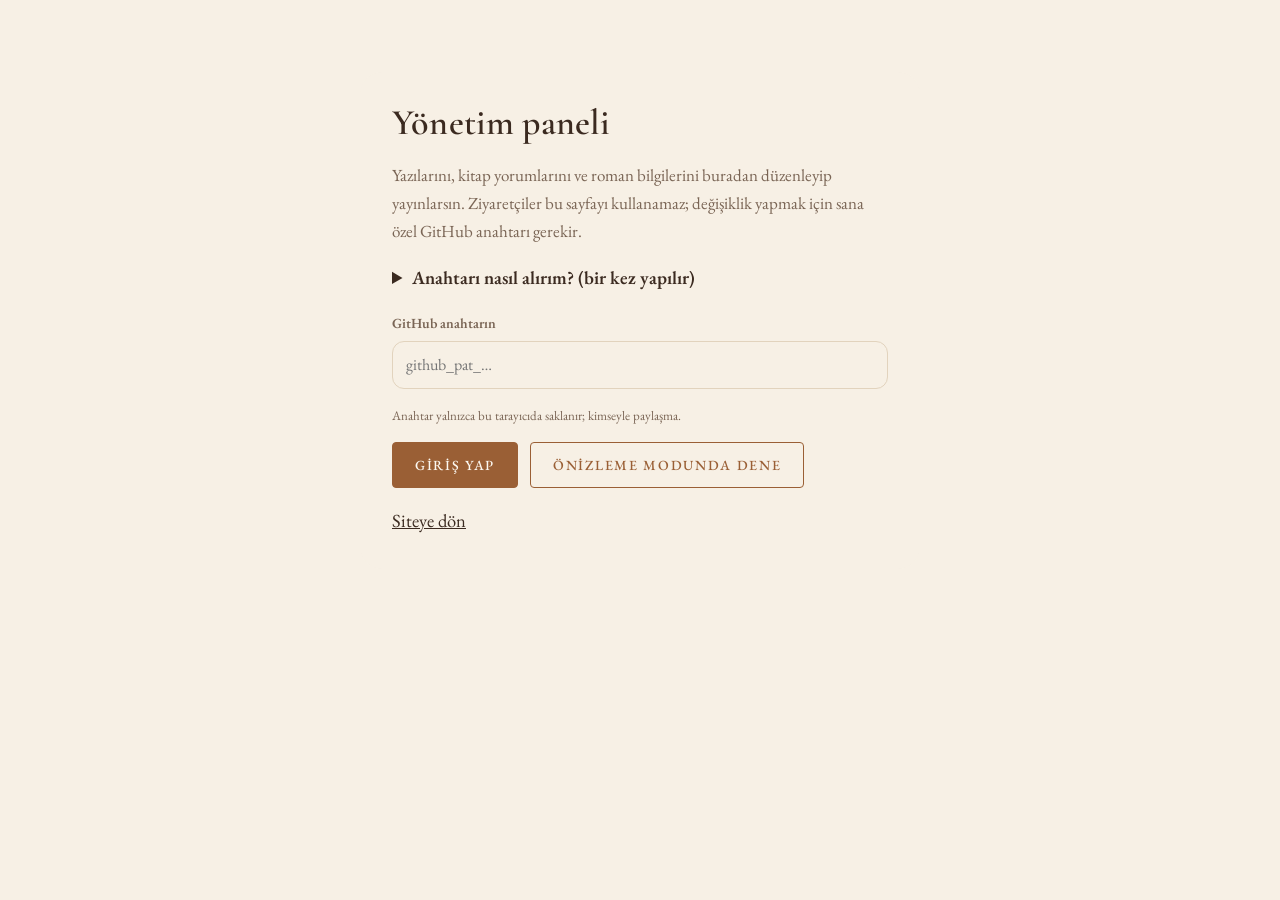
<file: yonetim.html>
<!DOCTYPE html>
<html lang="tr">
<head>
<meta charset="utf-8">
<meta name="viewport" content="width=device-width, initial-scale=1">
<meta name="robots" content="noindex, nofollow">
<title>Yönetim — Buse Buğra</title>
<link rel="icon" href="favicon.svg" type="image/svg+xml">
<link rel="stylesheet" href="style.css">
<script src="icerik.js"></script>
<script>document.documentElement.dataset.tema=(window.ICERIK&&ICERIK.tema)||"pudra"</script>
<style>
body{background:var(--mist)}
.adm-top{position:sticky;top:0;z-index:5;background:var(--bg);border-bottom:1px solid var(--line)}
.adm-top .wrap{display:flex;flex-wrap:wrap;align-items:center;gap:10px 16px;padding:12px max(4vw,16px)}
.adm-top .brand{margin-right:auto}
.adm-top .brand small{font:500 14px var(--sans);color:var(--soft);margin-left:6px}
.pill{font-size:14px;color:var(--soft)}
.pill.warn{color:var(--indigo);font-weight:600}
.adm{display:grid;grid-template-columns:220px minmax(0,1fr);gap:24px;max-width:1180px;margin:0 auto;padding:24px max(4vw,16px) 80px}
.tabs{display:grid;gap:4px;align-content:start;position:sticky;top:84px}
.tabs button{all:unset;cursor:pointer;padding:12px 14px;border-radius:12px;font-weight:600;color:var(--soft)}
.tabs button:hover{background:var(--bg);color:var(--ink)}
.tabs button[aria-selected=true]{background:var(--bg);color:var(--indigo)}
.tabs button:focus-visible{outline:2px solid var(--indigo)}
.panel{background:var(--bg);border-radius:20px;padding:clamp(18px,3vw,32px);display:grid;gap:22px;align-content:start}
.panel h2{font-size:28px}
.row{display:flex;flex-wrap:wrap;gap:10px;align-items:center;justify-content:space-between}
.list{list-style:none;margin:0;padding:0;border-top:1px solid var(--line)}
.list li{display:grid;grid-template-columns:minmax(0,1fr) auto;gap:12px;align-items:center;padding:12px 4px;border-bottom:1px solid var(--line)}
.list b{font:600 17px/1.3 var(--serif)}
.list small{display:block;color:var(--soft);font-size:13px;margin-top:2px}
.list .acts{display:flex;gap:6px}
.f{display:grid;gap:16px}
.f label{display:grid;gap:6px;font-size:14px;font-weight:600;color:var(--soft)}
.f .two{display:grid;grid-template-columns:repeat(auto-fit,minmax(180px,1fr));gap:16px}
.f input,.f select,.f textarea{font:16px/1.5 var(--sans);color:var(--ink);background:var(--bg);border:1.5px solid var(--line);border-radius:12px;padding:11px 13px;width:100%}
.f textarea{min-height:120px;resize:vertical}
.f textarea.big{min-height:380px;font:17px/1.7 var(--serif)}
.f input:focus,.f select:focus,.f textarea:focus{outline:none;border-color:var(--indigo)}
.f .hint{font-weight:400;font-size:13px;color:var(--soft)}
.f .chk{display:flex;gap:10px;align-items:center;font-weight:500;color:var(--ink)}
.f .chk input{width:20px;height:20px}
.toolbar{display:flex;flex-wrap:wrap;gap:6px}
.btn.xs{min-height:36px;padding:0 12px;font-size:14px;border-width:1px}
.btn.danger{border-color:var(--line);color:var(--soft)}
.thumb{width:84px;aspect-ratio:3/4;object-fit:cover;border-radius:8px;background:var(--mist)}
.imgrow{display:flex;gap:14px;align-items:center;flex-wrap:wrap}
.btn[disabled]{opacity:.45;cursor:default;box-shadow:none;transform:none}
.toast{position:fixed;left:50%;bottom:24px;transform:translateX(-50%);background:var(--ink);color:var(--bg);padding:12px 18px;border-radius:12px;font-weight:600;max-width:90vw;z-index:9;display:none}
.login{max-width:560px;margin:8vh auto;background:var(--bg);border-radius:22px;padding:32px;display:grid;gap:18px}
.login ol{margin:0;padding-left:20px;color:var(--soft);font-size:15px;display:grid;gap:6px}
.demo{background:var(--mist);border-radius:12px;padding:12px 14px;font-size:14px;color:var(--soft)}
.songs-ed{font:15px/1.6 var(--sans)!important}
@media(max-width:800px){.adm{grid-template-columns:minmax(0,1fr)}.tabs{position:static;grid-auto-flow:column;overflow-x:auto}.tabs button{white-space:nowrap}}
</style>
</head>
<body>
<div id="app"></div>
<div class="toast" id="toast" role="status"></div>
<script src="yazilar.js"></script>
<script src="kitaplar.js"></script>
<script src="site.js"></script>
<script src="yonetim.js"></script>
</body>
</html>
</file>
<file: style.css>
/*
VOICE: sıcak ama özenli; bir yazarın ve bir klinisyenin ortak masası
IDEA: yazarın masası — romanlar yelpaze gibi açılmış, okura uzatılıyor
PICTURE: beş roman kapağının yelpazesi
COLOUR+TYPE: pudra beyazı zemin, bordo ana renk, gül kurusu vurgu; Literata + Figtree
LAYOUT: geniş beyaz alan, solda resim sağda metin, altta bantlar halinde bölümler
*/
@import url("https://fonts.googleapis.com/css2?family=Figtree:wght@400;500;600;700&family=Literata:opsz,wght@7..72,400;7..72,600&family=Fraunces:opsz,wght,SOFT,WONK@9..144,500..900,100,1&family=Caveat:wght@600&family=Cormorant+Garamond:ital,wght@0,500;0,600;0,700;1,500&family=EB+Garamond:ital,wght@0,400;0,500;1,400&family=Great+Vibes&display=swap");

:root{
  color-scheme:light dark;
  --bg:light-dark(#fdf7f6,#1d1417);
  --ink:light-dark(#2b1d22,#f3e6e8);
  --soft:light-dark(#6e5960,#c2a9b0);
  --line:light-dark(#eedcdc,#3a2a2f);
  --mist:light-dark(#f6e6e6,#271b1f);
  --indigo:light-dark(#7a2943,#eaa7b6);
  --indigo-ink:light-dark(#ffffff,#1d1417);
  --rose:#d98c9a;
  --b1:#7a2943;--b2:#b35a6e;--b3:#3a2a33;--b4:#9c6b80;--b5:#f0cfd3;--b6:#6e5960;--b7:#f6e6e6;
  --serif:"Literata",Georgia,serif;
  --sans:"Figtree",system-ui,sans-serif;
}
:root[data-theme=light]{color-scheme:light}
:root[data-theme=dark]{color-scheme:dark}
/* Renk temaları: icerik.js içindeki tema satırından seçilir */
:root[data-tema=murekkep]{--bg:light-dark(#ffffff,#14161f);--ink:light-dark(#1c2030,#eceef6);--soft:light-dark(#575d73,#a9aec4);--line:light-dark(#e3e5ef,#2a2e40);--mist:light-dark(#eef0fa,#1b1e2b);--indigo:light-dark(#3f4bb0,#9aa3f0);--indigo-ink:light-dark(#ffffff,#14161f);--rose:light-dark(#c8436e,#f08aa9);--b1:#3f4bb0;--b2:#c8436e;--b3:#2a2f45;--b4:#8e96d8;--b5:#e9b8c8}
:root[data-tema=lavanta]{--bg:light-dark(#faf8fd,#17131f);--ink:light-dark(#221b2e,#ece6f5);--soft:light-dark(#64597a,#b3a8c6);--line:light-dark(#e7e0f2,#2e2640);--mist:light-dark(#eee8f7,#201a2c);--indigo:light-dark(#5b3e8a,#c3a8ef);--indigo-ink:light-dark(#ffffff,#17131f);--rose:#e0a3c1;--b1:#5b3e8a;--b2:#b0679a;--b3:#2e2440;--b4:#8c7bb8;--b5:#e8d6f0}
:root[data-tema=gece]{color-scheme:dark;--bg:#151a2e;--ink:#ece6dd;--soft:#a9a6b8;--line:#2a3150;--mist:#1e2440;--indigo:#e58a9e;--indigo-ink:#151a2e;--rose:#e58a9e;--b1:#3d4a7a;--b2:#a8465e;--b3:#0d1120;--b4:#6f6a9a;--b5:#f2e9dc}
:root[data-tema=adacayi]{--bg:light-dark(#f7f6f0,#151814);--ink:light-dark(#1f2a22,#e6ece4);--soft:light-dark(#5d6a5f,#a9b5aa);--line:light-dark(#e2e4d8,#2b322b);--mist:light-dark(#ecefe3,#1c211b);--indigo:light-dark(#4f6b52,#a9c8a6);--indigo-ink:light-dark(#ffffff,#151814);--rose:#c9826b;--b1:#4f6b52;--b2:#a8634e;--b3:#26302a;--b4:#8aa08a;--b5:#e6dcc6}
:root[data-tema=adacayi] .cover.pudra,:root[data-tema=gece] .cover.pudra,:root[data-tema=lavanta] .cover.pudra{color:#2b2430}
*{box-sizing:border-box;min-width:0}
html{scroll-padding-top:72px}
body{margin:0;background:var(--bg);color:var(--ink);font:17px/1.6 var(--sans);overflow-x:clip}
a{color:inherit}
:focus-visible{outline:2px solid var(--indigo);outline-offset:3px;border-radius:4px}
.wrap{max-width:1180px;margin-inline:auto}
.band{padding:clamp(40px,6vw,88px) max(5vw,18px)}
.mist{background:var(--mist)}
h1,h2,h3{font-family:var(--serif);font-weight:600;line-height:1.08;text-wrap:balance;margin:0}
h1{font-size:clamp(34px,5vw,52px);letter-spacing:-.01em}
h2{font-size:clamp(28px,3.4vw,38px)}
h3{font-size:22px;line-height:1.2}
p{margin:0}
.lead{font-size:19px;color:var(--soft);max-width:34em}

/* Üst menü */
.top{position:sticky;top:0;z-index:5;background:color-mix(in srgb,var(--bg) 92%,transparent);backdrop-filter:blur(8px);border-bottom:1px solid var(--line)}
.top .wrap{display:flex;flex-wrap:wrap;align-items:center;justify-content:space-between;gap:8px 24px;padding:14px max(5vw,18px)}
.brand{font:600 22px/1 var(--serif);text-decoration:none;display:flex;align-items:center;gap:10px}
.brand i{width:9px;height:9px;border-radius:50%;background:var(--rose)}
.nav{display:flex;flex-wrap:wrap;gap:2px}
.nav a{text-decoration:none;font-weight:500;font-size:15px;padding:10px 12px;border-radius:999px;color:var(--soft)}
.nav a:hover{color:var(--ink);background:var(--mist)}
.nav a[aria-current=page]{color:var(--ink);background:var(--mist)}

/* Butonlar */
.btns{display:flex;flex-wrap:wrap;gap:12px}
.btn{display:inline-flex;align-items:center;min-height:48px;padding:0 22px;border-radius:999px;font-weight:600;font-size:16px;text-decoration:none;border:1.5px solid var(--indigo)}
.btn.solid{background:var(--indigo);color:var(--indigo-ink)}
.btn.ghost{color:var(--indigo)}
.btn:hover{filter:brightness(1.08)}

/* Giriş */
.hero .wrap{display:grid;grid-template-columns:minmax(0,.9fr) minmax(0,1.1fr);gap:clamp(28px,5vw,72px);align-items:center}
.hero .text{display:grid;gap:22px}
.fan{width:100%;max-width:520px;justify-self:center;margin:0}
.fan svg{width:100%;height:auto;display:block;overflow:visible}
.fan .cv{transform-box:view-box;animation:fan .9s cubic-bezier(.2,.7,.2,1) both}
@keyframes fan{from{transform:rotate(0deg) translateY(10px);opacity:0}}
@media(prefers-reduced-motion:reduce){.fan .cv{animation:none}}

/* Üç yol */
.paths{list-style:none;margin:28px 0 0;padding:0;border-top:1px solid var(--line)}
.paths li{border-bottom:1px solid var(--line)}
.paths a{display:grid;grid-template-columns:minmax(0,15em) minmax(0,1fr) 9.5em;gap:8px 32px;align-items:baseline;padding:26px 4px;text-decoration:none}
.paths a:hover h3{color:var(--indigo)}
.paths p{color:var(--soft)}
.paths .go{text-align:right;font-weight:600;color:var(--indigo);font-size:15px;white-space:nowrap}

/* Romanlar */
.head{display:flex;flex-wrap:wrap;justify-content:space-between;align-items:end;gap:12px 24px;margin-bottom:32px}
.head a{font-weight:600;color:var(--indigo);text-decoration:none}
.books{display:grid;grid-template-columns:repeat(5,minmax(0,1fr));gap:clamp(16px,2vw,28px)}
.book{display:grid;grid-template-rows:auto 1fr;gap:18px}
.cover{aspect-ratio:3/4;border-radius:4px 12px 12px 4px;padding:18px 16px;display:flex;flex-direction:column;justify-content:space-between;color:#fff;position:relative;overflow:hidden;box-shadow:inset 10px 0 0 rgba(0,0,0,.14)}
.cover.indigo{background:var(--b1)}.cover.gece{background:var(--b3)}.cover.gul{background:var(--b2)}.cover.lila{background:var(--b4)}.cover.pudra{background:var(--b5);color:#4a1f2e}
.cover.foto{padding:0;box-shadow:none;background:var(--line)}.cover.foto::after{display:none}
.cover.foto img{width:100%;height:100%;object-fit:cover;display:block}
a:has(>.cover){display:block;text-decoration:none;border-radius:4px 12px 12px 4px}
.cover.pudra::after{border-color:rgba(74,31,46,.2)}
.cover b{font:600 clamp(21px,1.9vw,25px)/1.12 var(--serif);text-wrap:balance}
.cover small{font-size:14px;opacity:.85}
.cover::after{content:"";position:absolute;right:-30%;bottom:-20%;width:90%;aspect-ratio:1;border-radius:50%;border:1.5px solid rgba(255,255,255,.22)}
.tag{display:inline-block;font-size:13px;font-weight:600;padding:4px 10px;border-radius:999px;background:var(--bg);color:var(--ink);margin-bottom:10px}
.book p{color:var(--soft);font-size:16px}

/* Kısa tanışma */
.hello .wrap{display:grid;grid-template-columns:minmax(0,1fr) minmax(0,1fr);gap:clamp(24px,5vw,72px);align-items:start}
.hello .text{display:grid;gap:18px}
.facts{list-style:none;margin:0;padding:0;display:grid;gap:0;border-top:1px solid var(--line)}
.facts li{display:grid;grid-template-columns:9em minmax(0,1fr);gap:16px;padding:16px 0;border-bottom:1px solid var(--line)}
.facts span{color:var(--soft);font-size:15px}

/* Alt bilgi */
.foot{border-top:1px solid var(--line);padding:32px max(5vw,18px);font-size:15px;color:var(--soft)}
.foot .wrap{display:flex;flex-wrap:wrap;justify-content:space-between;gap:12px 24px}
.foot nav{display:flex;flex-wrap:wrap;gap:4px 18px}
.foot a{text-decoration:none}.foot a:hover{color:var(--ink)}

/* Yakında sayfaları */
.soon{min-height:52vh;display:grid;place-items:center;text-align:center}
.soon .wrap{display:grid;gap:18px;justify-items:center}

@media(max-width:1060px){.books{grid-template-columns:repeat(3,minmax(0,1fr))}}
@media(max-width:860px){
  .books{grid-template-columns:minmax(0,1fr);max-width:440px}
  .paths a{grid-template-columns:minmax(0,1fr) auto}
  .cover{aspect-ratio:16/9}
  .paths p{grid-column:1/-1;grid-row:2}
}
@media(max-width:700px){
  .hero .wrap,.hello .wrap{grid-template-columns:minmax(0,1fr)}
  .hero .text{order:-1}
  .fan{max-width:380px}
  .facts li{grid-template-columns:minmax(0,1fr);gap:2px}
}

/* Romanlar sayfası */
.intro{display:grid;gap:16px}.intro .lead{max-width:40em}
.jump{display:flex;flex-wrap:wrap;gap:8px;margin-top:8px}
.jump a{text-decoration:none;font-size:15px;font-weight:500;padding:9px 14px;border-radius:999px;border:1px solid var(--line);color:var(--soft)}
.jump a:hover{color:var(--ink);border-color:var(--indigo)}
.novel{display:grid;grid-template-columns:minmax(0,300px) minmax(0,1fr);gap:clamp(24px,5vw,64px);align-items:start;padding-block:clamp(36px,5vw,64px);border-top:1px solid var(--line)}
.novel:first-child{border-top:0}
.novel .cover{max-width:300px}
.novel .cover b{font-size:clamp(24px,2.6vw,30px)}
.novel .body{display:grid;gap:18px;max-width:640px}
.novel .tags{display:flex;flex-wrap:wrap;gap:8px}
.novel .tag{margin:0;background:var(--bg)}
.novel .tag.ok{background:color-mix(in srgb,var(--indigo) 14%,transparent);color:var(--indigo)}
.novel .lead{max-width:none}
.meta{list-style:none;margin:0;padding:0;border-top:1px solid var(--line)}
.meta li{display:grid;grid-template-columns:8em minmax(0,1fr);gap:16px;padding:12px 0;border-bottom:1px solid var(--line);font-size:16px}
.meta span{color:var(--soft)}
.note{font-size:15px;color:var(--soft);background:var(--mist);padding:16px 18px;border-radius:12px}
@media(max-width:700px){.novel{grid-template-columns:minmax(0,1fr)}.novel .cover{max-width:240px}}

/* Yazılar */
.jump button{font:500 15px var(--sans);padding:9px 14px;min-height:40px;border-radius:999px;border:1px solid var(--line);background:none;color:var(--soft);cursor:pointer}
.jump button:hover{color:var(--ink);border-color:var(--indigo)}
.jump button[aria-pressed=true]{background:var(--indigo);border-color:var(--indigo);color:var(--indigo-ink)}
.posts{list-style:none;margin:0;padding:0;border-top:1px solid var(--line)}
.posts>li{border-bottom:1px solid var(--line)}
.post{display:grid;grid-template-columns:10em minmax(0,1fr) auto;gap:6px 32px;align-items:baseline;padding:26px 4px;text-decoration:none}
.post .when,.read .when{color:var(--soft);font-size:15px;white-space:nowrap}
.post .what{display:grid;gap:6px}
.post b{font:600 22px/1.25 var(--serif)}
.post:hover b{color:var(--indigo)}
.post .ozet{color:var(--soft);font-size:16px;max-width:40em}
.kat{font-size:14px;font-weight:600;color:var(--indigo)}
.post .go{font-size:14px;color:var(--soft);white-space:nowrap}
.empty{padding:40px 4px;display:grid;gap:6px}
.empty b{font:600 22px var(--serif)}.empty span{color:var(--soft)}
.narrow{max-width:700px}
.read .back{display:inline-block;margin-bottom:28px;font-weight:600;color:var(--indigo);text-decoration:none}
.read header{display:grid;gap:12px;margin-bottom:36px;padding-bottom:28px;border-bottom:1px solid var(--line)}
.prose{font:18px/1.8 var(--serif);display:grid;gap:1.1em}
.prose h2{font-size:26px;margin-top:.6em}
.prose blockquote{margin:0;padding:4px 0 4px 20px;border-left:3px solid var(--rose);color:var(--soft);font-style:italic}
.pager{display:grid;grid-template-columns:minmax(0,1fr) minmax(0,1fr);gap:16px;margin-top:56px;padding-top:28px;border-top:1px solid var(--line)}
.pager a{text-decoration:none;display:grid;gap:4px;font:600 18px/1.3 var(--serif)}
.pager a span{font:500 14px var(--sans);color:var(--soft)}
.pager a.next{text-align:right}
.pager a:hover{color:var(--indigo)}
@media(max-width:700px){.post{grid-template-columns:minmax(0,1fr)}.post .go{display:none}.pager{grid-template-columns:minmax(0,1fr)}.pager a.next{text-align:left}}
.devam{margin-top:32px}.devam.yakinda{font:italic 18px var(--serif);color:var(--soft)}
.post .kisa{font-size:13px;font-weight:600;color:var(--rose);margin-left:8px}

/* Fizyoterapi ve projeler */
.physio{display:grid;grid-template-columns:minmax(0,1.1fr) minmax(0,1fr);gap:clamp(24px,5vw,72px);align-items:start}
.grp{font-size:20px;margin:8px 0 16px}
.apps{display:grid;grid-template-columns:repeat(auto-fill,minmax(min(100%,320px),1fr));gap:16px;margin-bottom:36px}
.app{display:grid;grid-template-columns:64px minmax(0,1fr);gap:16px;background:var(--bg);border:1px solid var(--line);border-radius:18px;padding:20px}
.app img,.app .ph{width:64px;height:64px;border-radius:16px;object-fit:cover;background:var(--mist)}
.app h4{font:600 19px/1.2 var(--serif);margin:2px 0 6px}
.app p{font-size:15px;color:var(--soft);margin-bottom:14px}
.btn.sm{min-height:40px;padding:0 16px;font-size:15px}
/* Hakkımda */
.about{display:grid;grid-template-columns:minmax(0,1.3fr) minmax(0,.8fr);gap:clamp(28px,5vw,72px);align-items:start}
.about .text{display:grid;gap:22px}
.portrait{margin:0;aspect-ratio:4/5;border-radius:200px 200px 24px 24px;overflow:hidden;background:var(--mist)}
.portrait img{width:100%;height:100%;object-fit:cover}
.portrait .mono{width:100%;height:100%;display:grid;place-items:center;font:600 clamp(90px,14vw,160px)/1 var(--serif);color:var(--indigo);background:linear-gradient(160deg,var(--mist),color-mix(in srgb,var(--rose) 35%,var(--mist)))}
.facts.wide li{grid-template-columns:12em minmax(0,1fr)}
/* İletişim */
.contact{min-height:60vh}
.contact .wrap{display:grid;gap:20px;max-width:760px;margin-inline:0}
.mail{display:grid;gap:10px;margin-top:12px;padding:28px;border-radius:20px;background:var(--mist)}
.mail span{color:var(--soft);font-size:15px}
.mail b{font:600 clamp(20px,3.4vw,28px)/1.2 var(--serif);overflow-wrap:anywhere}
.mail .btns{margin-top:8px}
.mail small{color:var(--soft);min-height:1.2em}
button.btn{font-family:var(--sans);background:none;cursor:pointer}
@media(max-width:760px){.physio,.about{grid-template-columns:minmax(0,1fr)}.portrait{max-width:300px}}

/* Romanın şarkıları */
.songs{border-top:1px solid var(--line);padding-top:14px}
.songs summary{cursor:pointer;font:600 18px var(--serif);list-style:none;display:flex;justify-content:space-between;align-items:center;gap:12px;min-height:44px}
.songs summary::-webkit-details-marker{display:none}
.songs summary::after{content:"+";font:400 24px var(--sans);color:var(--indigo)}
.songs[open] summary::after{content:"–"}
.songs summary span{font:500 14px var(--sans);color:var(--soft);margin-left:auto}
.songs ol{margin:8px 0 0;padding:0;list-style:none;counter-reset:s;display:grid;gap:2px}
.songs li{counter-increment:s}
.songs a{display:grid;grid-template-columns:2em minmax(0,1fr) auto;gap:10px;align-items:baseline;padding:9px 8px;border-radius:10px;text-decoration:none}
.songs a::before{content:counter(s);color:var(--soft);font-size:14px}
.songs a:hover{background:var(--bg)}
.songs b{font-weight:600;font-size:16px}
.songs a span{color:var(--soft);font-size:14px;text-align:right}
.prose h3.alt{font:italic 400 22px var(--serif);color:var(--soft);margin-top:-.6em}

/* Okuma köşem */
.shelf{display:grid;grid-template-columns:repeat(auto-fill,minmax(min(100%,210px),1fr));gap:18px}
.now{display:grid;grid-template-columns:64px minmax(0,1fr);gap:14px;align-items:start;background:var(--bg);border-radius:16px;padding:16px}
.now img,.now .spine{width:64px;aspect-ratio:2/3;border-radius:3px 8px 8px 3px;object-fit:cover;box-shadow:inset 5px 0 0 rgba(0,0,0,.15)}
.now .spine{display:flex;align-items:flex-end;padding:6px;color:#fff}
.now .spine b{font:600 10px/1.15 var(--serif)}
.now h3{font-size:17px;line-height:1.25}
.now p{font-size:14px;color:var(--soft);margin:4px 0 10px}
.bar{height:6px;border-radius:9px;background:var(--mist);overflow:hidden}
.bar span{display:block;height:100%;background:var(--indigo);border-radius:9px}
.now small{font-size:13px;color:var(--soft)}
.reviews{display:grid;grid-template-columns:repeat(auto-fill,minmax(min(100%,240px),1fr));gap:24px}
.review{text-decoration:none;display:grid;gap:14px}
.review img,.review .ph{width:100%;aspect-ratio:4/5;object-fit:cover;border-radius:16px}
.review .ph{display:flex;align-items:flex-end;padding:18px;color:#fff}
.review .ph b{font:600 22px/1.15 var(--serif)}
.review:hover h3{color:var(--indigo)}
.rv{display:grid;gap:4px;justify-items:start}
.rv .by{color:var(--soft);font-size:15px}
.stars{color:var(--rose);letter-spacing:2px;font-size:16px}.stars i{font-style:normal;opacity:.25}
.badge{display:inline-block;font-size:13px;font-weight:600;padding:4px 10px;border-radius:999px}
.badge.yes{background:color-mix(in srgb,var(--indigo) 15%,transparent);color:var(--indigo)}
.badge.maybe{background:var(--mist);color:var(--soft)}
.badge.no{background:var(--line);color:var(--ink)}
.read header .badge{justify-self:start}
.hero-img{width:100%;border-radius:18px;margin-bottom:32px}
.pull{margin:0 0 32px;font:italic 400 24px/1.45 var(--serif);color:var(--indigo);text-wrap:balance}
.social{display:inline-flex;align-items:center;gap:8px;text-decoration:none;font-weight:600}
.reviews .empty{grid-column:1/-1}
.pimg{margin:.4em 0}.pimg img{width:100%;border-radius:14px;display:block}.pimg figcaption{font:14px var(--sans);color:var(--soft);margin-top:8px;text-align:center}

/* ============ RETRO TEMA (Pinterest ilhamı: kâğıt kesiği, şeker kutusu, retro sabun) ============ */
:root[data-tema=retro]{color-scheme:light;
  --bg:#fbf3ea;--ink:#3a1f24;--soft:#7a5a5f;--line:#ecd3cc;--mist:#f8dcdc;
  --indigo:#b8323f;--indigo-ink:#fff8f1;--rose:#e46f7e;
  --lila:#d6cff2;--butter:#f7e2a2;--cherry:#b8323f;
  --b1:#b8323f;--b2:#e46f7e;--b3:#3a1f24;--b4:#9a8ad6;--b5:#f6d0d0;--b6:#c46a3c;--b7:#f7e2a2;
  --serif:"Fraunces","Literata",Georgia,serif;
}
:root[data-tema=retro] h1,:root[data-tema=retro] h2,:root[data-tema=retro] .brand{font-family:var(--serif);font-weight:800;font-variation-settings:"SOFT" 100,"WONK" 1;letter-spacing:-.01em}
:root[data-tema=retro] h1{font-size:clamp(38px,5.6vw,60px)}
:root[data-tema=retro] h3{font-family:var(--serif);font-weight:700;font-variation-settings:"SOFT" 100}
:root[data-tema=retro] .brand i{background:var(--cherry);width:12px;height:12px;box-shadow:0 0 0 3px var(--butter)}
/* üst menü */
:root[data-tema=retro] .top{background:var(--bg);border-bottom:2px solid var(--ink)}
:root[data-tema=retro] .nav a{color:var(--ink);font-weight:600}
:root[data-tema=retro] .nav a:hover{background:var(--mist)}
:root[data-tema=retro] .nav a[aria-current=page]{background:var(--cherry);color:var(--indigo-ink)}
/* retro düğmeler: kalın çerçeve + kaydırılmış gölge */
:root[data-tema=retro] .btn{border:2px solid var(--ink);box-shadow:3px 3px 0 var(--ink);transition:transform .12s,box-shadow .12s}
:root[data-tema=retro] .btn:hover{transform:translate(-1px,-1px);box-shadow:4px 4px 0 var(--ink);filter:none}
:root[data-tema=retro] .btn:active{transform:translate(2px,2px);box-shadow:1px 1px 0 var(--ink)}
:root[data-tema=retro] .btn.ghost{background:var(--bg);color:var(--ink)}
:root[data-tema=retro] .btn.solid{background:var(--cherry);color:var(--indigo-ink)}
/* pötikare bant + tırtıklı kenar */
:root[data-tema=retro] .band.mist{position:relative;background-color:#fbe6e3;
  background-image:linear-gradient(90deg,rgba(228,111,126,.16) 50%,transparent 50%),linear-gradient(rgba(228,111,126,.16) 50%,transparent 50%);
  background-size:28px 28px}
:root[data-tema=retro] .band.mist::before{content:"";position:absolute;left:0;right:0;top:-13px;height:14px;
  background:radial-gradient(circle at 10px 14px,#fbe6e3 9.5px,transparent 10px) 0 0/20px 14px repeat-x}
:root[data-tema=retro] .band.mist::after{content:"";position:absolute;left:0;right:0;bottom:-13px;height:14px;z-index:1;
  background:radial-gradient(circle at 10px 0,#fbe6e3 9.5px,transparent 10px) 0 0/20px 14px repeat-x}
/* kartlar: çerçeveli, gölgeli */
:root[data-tema=retro] .now,:root[data-tema=retro] .app,:root[data-tema=retro] .mail,:root[data-tema=retro] .panel{border:2px solid var(--ink);box-shadow:5px 5px 0 var(--ink);background:var(--bg)}
:root[data-tema=retro] .cover{border-radius:6px 14px 14px 6px;box-shadow:5px 5px 0 var(--ink);border:2px solid var(--ink)}
:root[data-tema=retro] .tag{border:1.5px solid var(--ink);background:var(--butter)}
:root[data-tema=retro] .novel .tag{background:var(--butter)}
:root[data-tema=retro] .novel .tag.ok{background:var(--lila);color:var(--ink)}
:root[data-tema=retro] .jump a,:root[data-tema=retro] .jump button{border:2px solid var(--ink);color:var(--ink);font-weight:600;background:var(--bg)}
:root[data-tema=retro] .jump button[aria-pressed=true]{background:var(--cherry);color:var(--indigo-ink)}
:root[data-tema=retro] .paths li{border-color:var(--ink)}
:root[data-tema=retro] .paths{border-color:var(--ink)}
:root[data-tema=retro] .paths a:hover{background:var(--butter)}
:root[data-tema=retro] .kat,:root[data-tema=retro] .head a,:root[data-tema=retro] .paths .go{color:var(--cherry)}
:root[data-tema=retro] .foot{background:var(--cherry);color:#fbe6e3;border:0}
:root[data-tema=retro] .foot a:hover{color:#fff}
:root[data-tema=retro] .portrait{border:2px solid var(--ink);box-shadow:6px 6px 0 var(--ink)}
:root[data-tema=retro] .portrait .mono{background:repeating-linear-gradient(135deg,var(--mist) 0 14px,#fbe6e3 14px 28px);color:var(--cherry)}
/* çıkartma rozeti */
.sticker{display:none}
:root[data-tema=retro] .sticker{display:grid;place-items:center;position:absolute;width:118px;height:118px;border-radius:50%;
  background:var(--butter);border:2px solid var(--ink);box-shadow:3px 3px 0 var(--ink);transform:rotate(-12deg);
  font:600 21px/1.05 "Caveat",cursive;color:var(--ink);text-align:center;padding:12px;z-index:2}
:root[data-tema=retro] .fan{position:relative}
.fan .sticker{right:2%;top:-2%}
@media(max-width:700px){:root[data-tema=retro] .sticker{width:92px;height:92px;font-size:17px}}
:root[data-tema=retro] .hero{background:linear-gradient(180deg,var(--bg) 60%,#f6e1dc)}

/* ============ KAFE TEMA (mum ışığında okuma köşesi) ============ */
.k-only{display:none}
:root[data-tema=kafe]{color-scheme:light;
  --bg:#f7f0e5;--paper:#fcf8f1;--ink:#3b2a20;--soft:#7a6555;--line:#e2d3bd;--mist:#efe3d0;
  --indigo:#9a5f35;--indigo-ink:#fcf8f1;--rose:#b9785a;--olive:#5c6343;--espresso:#2e2219;--candle:#e5b562;
  --b1:#5a3a2a;--b2:#9a5f35;--b3:#2e2219;--b4:#5c6343;--b5:#e9dcc6;--b6:#7a6555;--b7:#efe3d0;
  --serif:"Cormorant Garamond","EB Garamond",Georgia,serif;--sans:"EB Garamond",Georgia,serif;
  --script:"Great Vibes","Caveat",cursive;--sprig:url("data:image/svg+xml,%3Csvg xmlns='http://www.w3.org/2000/svg' viewBox='0 0 120 24'%3E%3Cg fill='none' stroke='%23a0663a' stroke-width='1.2' stroke-linecap='round'%3E%3Cpath d='M4 12h40M76 12h40'/%3E%3Cpath d='M36 12l-6-5M36 12l-6 5M28 12l-6-5M28 12l-6 5M84 12l6-5M84 12l6 5M92 12l6-5M92 12l6 5'/%3E%3Cpath d='M60 17c-6-4-9-7-9-10 0-2 2-4 4-4 2 0 4 1 5 3 1-2 3-3 5-3 2 0 4 2 4 4 0 3-3 6-9 10z' fill='%23a0663a' stroke='none'/%3E%3C/g%3E%3C/svg%3E");
}
:root[data-tema=kafe] .k-only{display:block}
:root[data-tema=kafe] body{font-size:18.5px;line-height:1.65;background:var(--bg)}
:root[data-tema=kafe] h1,:root[data-tema=kafe] h2,:root[data-tema=kafe] h3{font-family:var(--serif);font-weight:600;letter-spacing:.005em}
:root[data-tema=kafe] h2{font-size:clamp(30px,3.6vw,42px)}
:root[data-tema=kafe] .lead{font-size:20px}
/* başlık çubuğu */
:root[data-tema=kafe] .top{background:color-mix(in srgb,var(--paper) 94%,transparent);border-bottom:1px solid var(--line)}
:root[data-tema=kafe] .brand{font:400 34px/1 var(--script);color:var(--ink)}
:root[data-tema=kafe] .brand i{display:none}
:root[data-tema=kafe] .nav a{font:500 13px var(--sans);text-transform:uppercase;letter-spacing:.14em;color:var(--ink);padding:10px 10px;border-radius:0}
:root[data-tema=kafe] .nav a+a::before{content:"\2665";color:var(--rose);font-size:9px;margin:0 12px 0 -4px;vertical-align:2px}
:root[data-tema=kafe] .nav a:hover,:root[data-tema=kafe] .nav a[aria-current=page]{background:none;color:var(--indigo)}
:root[data-tema=kafe] .nav a[aria-current=page]{text-decoration:underline;text-underline-offset:6px;text-decoration-thickness:1px}
/* düğmeler */
:root[data-tema=kafe] .btn{border-radius:4px;font:500 14px var(--sans);text-transform:uppercase;letter-spacing:.12em;min-height:46px;padding:0 22px;border:1px solid var(--indigo)}
:root[data-tema=kafe] .btn.solid{background:var(--indigo);color:var(--indigo-ink)}
:root[data-tema=kafe] .btn.ghost{background:transparent;color:var(--indigo)}
/* giriş: ortalanmış, el yazısı */
:root[data-tema=kafe] .hero{background:radial-gradient(ellipse at 50% 0%,#fff8ea 0%,var(--bg) 60%)}
:root[data-tema=kafe] .hero .wrap{grid-template-columns:minmax(0,1fr);justify-items:center;text-align:center;gap:34px}
:root[data-tema=kafe] .hero .fan{display:none}
:root[data-tema=kafe] .hero .text{justify-items:center;max-width:720px}
:root[data-tema=kafe] .hero h1{font-size:clamp(24px,2.6vw,30px);font-weight:500;font-style:italic;color:var(--soft);order:3}
:root[data-tema=kafe] .hero .lead{order:5}
:root[data-tema=kafe] .hero .btns{order:6;justify-content:center}
.hello-script{font:400 clamp(64px,10vw,112px)/1 var(--script);color:var(--ink);order:1;margin:0}
.caps-line{font:500 13px var(--sans);text-transform:uppercase;letter-spacing:.2em;color:var(--soft);order:2}
.caps-line span{color:var(--rose);margin:0 10px}
.sprig{order:4;width:150px;height:28px;background:var(--sprig) center/contain no-repeat}
:root[data-tema=kafe] .head h2::after{content:"";display:block;width:120px;height:22px;margin-top:6px;background:var(--sprig) left center/contain no-repeat}
/* polaroidler */
.polas{display:flex;justify-content:center;flex-wrap:wrap;gap:clamp(10px,2vw,26px);padding:8px 0 10px}
.pola{background:#fffdf8;padding:10px 10px 0;width:clamp(120px,15vw,168px);box-shadow:0 10px 24px rgba(46,34,25,.16),0 1px 3px rgba(46,34,25,.12);transform:rotate(var(--r,0deg));position:relative;text-decoration:none;transition:transform .25s}
.pola:hover{transform:rotate(0) translateY(-4px)}
.pola img{width:100%;aspect-ratio:3/4;object-fit:cover;display:block}
.pola figcaption{font:400 22px/1.1 var(--script);color:var(--ink);text-align:center;padding:10px 2px 12px}
.pola::before{content:"";position:absolute;top:-10px;left:50%;width:64px;height:22px;transform:translateX(-50%) rotate(-4deg);background:rgba(229,207,170,.78);box-shadow:0 1px 2px rgba(0,0,0,.08)}
/* simge satırı */
.icons{display:grid;grid-template-columns:repeat(6,minmax(0,1fr));background:var(--paper);clip-path:polygon(0.0% 5px,2.08% 2px,4.17% 6px,6.25% 0px,8.33% 1px,10.42% 8px,12.5% 1px,14.58% 5px,16.67% 9px,18.75% 0px,20.83% 8px,22.92% 3px,25.0% 0px,27.08% 1px,29.17% 6px,31.25% 6px,33.33% 1px,35.42% 3px,37.5% 1px,39.58% 8px,41.67% 6px,43.75% 0px,45.83% 9px,47.92% 1px,50.0% 3px,52.08% 9px,54.17% 0px,56.25% 9px,58.33% 9px,60.42% 6px,62.5% 0px,64.58% 3px,66.67% 0px,68.75% 8px,70.83% 2px,72.92% 4px,75.0% 6px,77.08% 2px,79.17% 8px,81.25% 1px,83.33% 9px,85.42% 4px,87.5% 8px,89.58% 2px,91.67% 1px,93.75% 9px,95.83% 9px,97.92% 3px,100.0% 5px,100.0% calc(100% - 1px),97.92% calc(100% - 8px),95.83% calc(100% - 1px),93.75% calc(100% - 9px),91.67% calc(100% - 0px),89.58% calc(100% - 9px),87.5% calc(100% - 3px),85.42% calc(100% - 7px),83.33% calc(100% - 8px),81.25% calc(100% - 6px),79.17% calc(100% - 5px),77.08% calc(100% - 7px),75.0% calc(100% - 9px),72.92% calc(100% - 7px),70.83% calc(100% - 5px),68.75% calc(100% - 4px),66.67% calc(100% - 3px),64.58% calc(100% - 2px),62.5% calc(100% - 3px),60.42% calc(100% - 1px),58.33% calc(100% - 9px),56.25% calc(100% - 4px),54.17% calc(100% - 8px),52.08% calc(100% - 7px),50.0% calc(100% - 5px),47.92% calc(100% - 7px),45.83% calc(100% - 4px),43.75% calc(100% - 9px),41.67% calc(100% - 1px),39.58% calc(100% - 1px),37.5% calc(100% - 8px),35.42% calc(100% - 6px),33.33% calc(100% - 2px),31.25% calc(100% - 5px),29.17% calc(100% - 2px),27.08% calc(100% - 7px),25.0% calc(100% - 6px),22.92% calc(100% - 0px),20.83% calc(100% - 1px),18.75% calc(100% - 8px),16.67% calc(100% - 9px),14.58% calc(100% - 5px),12.5% calc(100% - 5px),10.42% calc(100% - 5px),8.33% calc(100% - 9px),6.25% calc(100% - 7px),4.17% calc(100% - 9px),2.08% calc(100% - 7px),0.0% calc(100% - 1px));padding:26px 12px;max-width:1080px;margin:0 auto;box-shadow:0 6px 20px rgba(46,34,25,.08)}
.icons a{display:grid;justify-items:center;gap:8px;text-decoration:none;color:var(--ink);font:500 15px/1.2 var(--sans);text-align:center;padding:6px 4px;border-left:1px solid var(--line)}
.icons a:first-child{border-left:0}
.icons svg{width:34px;height:34px;stroke:var(--indigo);fill:none;stroke-width:1.3;stroke-linecap:round;stroke-linejoin:round}
.icons a:hover{color:var(--indigo)}
@media(max-width:700px){.icons{grid-template-columns:repeat(3,minmax(0,1fr));row-gap:16px}.icons a:nth-child(4){border-left:0}}
/* bantlar */
:root[data-tema=kafe] .band.mist{background:var(--mist);clip-path:polygon(0.0% 5px,2.08% 2px,4.17% 6px,6.25% 0px,8.33% 1px,10.42% 8px,12.5% 1px,14.58% 5px,16.67% 9px,18.75% 0px,20.83% 8px,22.92% 3px,25.0% 0px,27.08% 1px,29.17% 6px,31.25% 6px,33.33% 1px,35.42% 3px,37.5% 1px,39.58% 8px,41.67% 6px,43.75% 0px,45.83% 9px,47.92% 1px,50.0% 3px,52.08% 9px,54.17% 0px,56.25% 9px,58.33% 9px,60.42% 6px,62.5% 0px,64.58% 3px,66.67% 0px,68.75% 8px,70.83% 2px,72.92% 4px,75.0% 6px,77.08% 2px,79.17% 8px,81.25% 1px,83.33% 9px,85.42% 4px,87.5% 8px,89.58% 2px,91.67% 1px,93.75% 9px,95.83% 9px,97.92% 3px,100.0% 5px,100.0% calc(100% - 1px),97.92% calc(100% - 8px),95.83% calc(100% - 1px),93.75% calc(100% - 9px),91.67% calc(100% - 0px),89.58% calc(100% - 9px),87.5% calc(100% - 3px),85.42% calc(100% - 7px),83.33% calc(100% - 8px),81.25% calc(100% - 6px),79.17% calc(100% - 5px),77.08% calc(100% - 7px),75.0% calc(100% - 9px),72.92% calc(100% - 7px),70.83% calc(100% - 5px),68.75% calc(100% - 4px),66.67% calc(100% - 3px),64.58% calc(100% - 2px),62.5% calc(100% - 3px),60.42% calc(100% - 1px),58.33% calc(100% - 9px),56.25% calc(100% - 4px),54.17% calc(100% - 8px),52.08% calc(100% - 7px),50.0% calc(100% - 5px),47.92% calc(100% - 7px),45.83% calc(100% - 4px),43.75% calc(100% - 9px),41.67% calc(100% - 1px),39.58% calc(100% - 1px),37.5% calc(100% - 8px),35.42% calc(100% - 6px),33.33% calc(100% - 2px),31.25% calc(100% - 5px),29.17% calc(100% - 2px),27.08% calc(100% - 7px),25.0% calc(100% - 6px),22.92% calc(100% - 0px),20.83% calc(100% - 1px),18.75% calc(100% - 8px),16.67% calc(100% - 9px),14.58% calc(100% - 5px),12.5% calc(100% - 5px),10.42% calc(100% - 5px),8.33% calc(100% - 9px),6.25% calc(100% - 7px),4.17% calc(100% - 9px),2.08% calc(100% - 7px),0.0% calc(100% - 1px));padding-block:clamp(56px,7vw,96px)}
:root[data-tema=kafe] .band.olive{background:var(--olive);color:#f3ead9;clip-path:polygon(0.0% 5px,2.08% 2px,4.17% 6px,6.25% 0px,8.33% 1px,10.42% 8px,12.5% 1px,14.58% 5px,16.67% 9px,18.75% 0px,20.83% 8px,22.92% 3px,25.0% 0px,27.08% 1px,29.17% 6px,31.25% 6px,33.33% 1px,35.42% 3px,37.5% 1px,39.58% 8px,41.67% 6px,43.75% 0px,45.83% 9px,47.92% 1px,50.0% 3px,52.08% 9px,54.17% 0px,56.25% 9px,58.33% 9px,60.42% 6px,62.5% 0px,64.58% 3px,66.67% 0px,68.75% 8px,70.83% 2px,72.92% 4px,75.0% 6px,77.08% 2px,79.17% 8px,81.25% 1px,83.33% 9px,85.42% 4px,87.5% 8px,89.58% 2px,91.67% 1px,93.75% 9px,95.83% 9px,97.92% 3px,100.0% 5px,100.0% calc(100% - 1px),97.92% calc(100% - 8px),95.83% calc(100% - 1px),93.75% calc(100% - 9px),91.67% calc(100% - 0px),89.58% calc(100% - 9px),87.5% calc(100% - 3px),85.42% calc(100% - 7px),83.33% calc(100% - 8px),81.25% calc(100% - 6px),79.17% calc(100% - 5px),77.08% calc(100% - 7px),75.0% calc(100% - 9px),72.92% calc(100% - 7px),70.83% calc(100% - 5px),68.75% calc(100% - 4px),66.67% calc(100% - 3px),64.58% calc(100% - 2px),62.5% calc(100% - 3px),60.42% calc(100% - 1px),58.33% calc(100% - 9px),56.25% calc(100% - 4px),54.17% calc(100% - 8px),52.08% calc(100% - 7px),50.0% calc(100% - 5px),47.92% calc(100% - 7px),45.83% calc(100% - 4px),43.75% calc(100% - 9px),41.67% calc(100% - 1px),39.58% calc(100% - 1px),37.5% calc(100% - 8px),35.42% calc(100% - 6px),33.33% calc(100% - 2px),31.25% calc(100% - 5px),29.17% calc(100% - 2px),27.08% calc(100% - 7px),25.0% calc(100% - 6px),22.92% calc(100% - 0px),20.83% calc(100% - 1px),18.75% calc(100% - 8px),16.67% calc(100% - 9px),14.58% calc(100% - 5px),12.5% calc(100% - 5px),10.42% calc(100% - 5px),8.33% calc(100% - 9px),6.25% calc(100% - 7px),4.17% calc(100% - 9px),2.08% calc(100% - 7px),0.0% calc(100% - 1px));padding-block:clamp(56px,7vw,96px)}
:root[data-tema=kafe] .band.olive h2,:root[data-tema=kafe] .band.olive .head a{color:#f8efe0}
:root[data-tema=kafe] .band.olive .book p{color:#e6dcc8}
:root[data-tema=kafe] .band.olive .tag{background:#f3ead9;color:var(--espresso)}
:root[data-tema=kafe] .band.olive .head h2::after{filter:brightness(2.2) saturate(.4)}
/* kapaklar: polaroid çerçeve */
:root[data-tema=kafe] .cover{border-radius:2px;box-shadow:0 10px 22px rgba(46,34,25,.22);outline:10px solid #fffdf8;outline-offset:0;margin:10px}
:root[data-tema=kafe] .book .cover{transform:rotate(-1.5deg)}
:root[data-tema=kafe] .book:nth-child(even) .cover{transform:rotate(1.5deg)}
:root[data-tema=kafe] .tag{border-radius:2px;background:var(--mist);font:500 12px var(--sans);text-transform:uppercase;letter-spacing:.1em}
:root[data-tema=kafe] .novel .tag.ok{background:var(--olive);color:#f8efe0}
:root[data-tema=kafe] .paths,:root[data-tema=kafe] .paths li{border-color:var(--line)}
:root[data-tema=kafe] .kat,:root[data-tema=kafe] .head a,:root[data-tema=kafe] .paths .go{color:var(--indigo);font-style:italic}
:root[data-tema=kafe] .jump a,:root[data-tema=kafe] .jump button{border-radius:2px;font:500 13px var(--sans);text-transform:uppercase;letter-spacing:.1em;border-color:var(--line);color:var(--ink);background:var(--paper)}
:root[data-tema=kafe] .jump button[aria-pressed=true]{background:var(--indigo);border-color:var(--indigo);color:var(--indigo-ink)}
:root[data-tema=kafe] .app,:root[data-tema=kafe] .mail,:root[data-tema=kafe] .now{background:var(--paper);border:1px solid var(--line);border-radius:4px;box-shadow:0 6px 18px rgba(46,34,25,.07)}
:root[data-tema=kafe] .portrait{border-radius:2px;outline:12px solid #fffdf8;box-shadow:0 14px 30px rgba(46,34,25,.2);transform:rotate(2deg);margin:12px}
:root[data-tema=kafe] .portrait .mono{font-family:var(--script);font-weight:400;background:var(--mist);color:var(--indigo)}
:root[data-tema=kafe] .prose{font-family:"EB Garamond",Georgia,serif;font-size:20px}
:root[data-tema=kafe] .prose blockquote,:root[data-tema=kafe] .pull{font-family:var(--script);font-size:30px;font-style:normal;border-color:var(--rose)}
:root[data-tema=kafe] .post b{font-family:var(--serif);font-size:24px}
:root[data-tema=kafe] .stars{color:var(--candle)}
/* alt bilgi */
:root[data-tema=kafe] .foot{background:var(--espresso);color:#d9c9b2;border:0;padding-block:44px}
:root[data-tema=kafe] .foot .wrap>span{font:400 34px/1 var(--script);color:#f3e6d0}
:root[data-tema=kafe] .foot nav a{font:500 12px var(--sans);text-transform:uppercase;letter-spacing:.14em}
:root[data-tema=kafe] .foot a:hover{color:var(--candle)}
.quote-strip{text-align:center;padding:40px 16px 8px;display:grid;gap:4px;justify-items:center}
.quote-strip b{font:400 clamp(32px,4.4vw,46px)/1.1 var(--script);color:var(--ink);font-weight:400}
.quote-strip small{font:500 12px var(--sans);text-transform:uppercase;letter-spacing:.2em;color:var(--soft)}
:root[data-tema=kafe] .polas{display:flex;margin-top:18px}
.pola{display:block}
:root[data-tema=kafe] .hero .text{display:grid}
:root[data-tema=kafe] .pola{width:clamp(100px,11vw,126px);padding:8px 8px 0}
:root[data-tema=kafe] .pola figcaption{font-size:19px;padding:8px 2px 10px}
@media(max-width:700px){:root[data-tema=kafe] .nav a+a::before{display:none}:root[data-tema=kafe] .nav a{padding:8px 8px;letter-spacing:.1em}:root[data-tema=kafe] .caps-line span{margin:0 5px}}

/* Şarkılarım */
.songs-grid{display:grid;grid-template-columns:repeat(auto-fill,minmax(min(100%,260px),1fr));gap:24px}
.song{margin:0;display:grid;gap:12px}
.play,.yt{position:relative;display:block;width:100%;aspect-ratio:16/9;border:0;padding:0;border-radius:14px;overflow:hidden;cursor:pointer;background:var(--mist)}
.play img{width:100%;height:100%;object-fit:cover;display:block;transition:transform .3s}
.play:hover img{transform:scale(1.03)}
.play span{position:absolute;inset:0;margin:auto;width:62px;height:62px;border-radius:50%;background:color-mix(in srgb,var(--indigo) 88%,transparent);box-shadow:0 6px 18px rgba(0,0,0,.25)}
.play span::after{content:"";position:absolute;left:25px;top:19px;border-style:solid;border-width:12px 0 12px 19px;border-color:transparent transparent transparent #fff}
.yt iframe{position:absolute;inset:0;width:100%;height:100%;border:0}
.song figcaption{display:grid;gap:2px}.song b{font:600 20px/1.2 var(--serif)}.song small{color:var(--soft);font-size:15px}
:root[data-tema=kafe] .play,:root[data-tema=kafe] .yt{border-radius:2px;outline:8px solid #fffdf8;box-shadow:0 10px 22px rgba(46,34,25,.18);margin:8px}
.song-of{margin-top:44px;display:grid;gap:12px}
</file>
